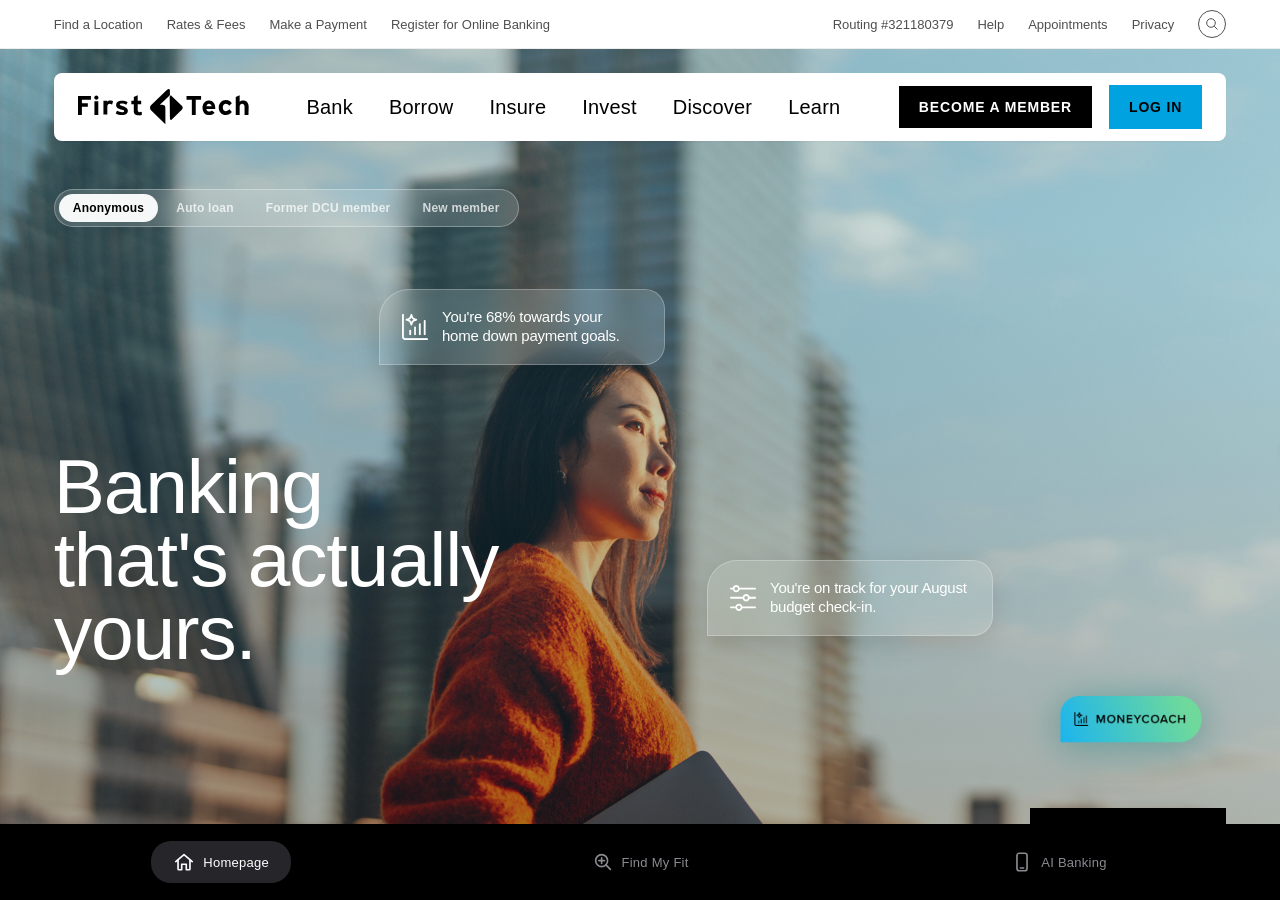
<file: index.html>
<!DOCTYPE html>
<html lang="en">
<head>
<meta charset="UTF-8">
<meta name="viewport" content="width=device-width, initial-scale=1.0">
<title>First Tech — Prototype Hub</title>
<style>
  :root {
    --nav-bg: #000000;
    --nav-height: 76px;
    --nav-active: #26262a;
    --nav-icon-inactive: #8a8a90;
    --nav-icon-active: #ffffff;
    --font-main: 'Proxima Nova', -apple-system, BlinkMacSystemFont, 'Helvetica Neue', Helvetica, Arial, sans-serif;
  }

  * { box-sizing: border-box; }

  html, body {
    margin: 0;
    height: 100%;
    font-family: var(--font-main);
    background: #fff;
    overflow: hidden;
  }

  .view-stack {
    position: absolute;
    top: 0;
    left: 0;
    right: 0;
    bottom: var(--nav-height);
  }

  .view {
    position: absolute;
    inset: 0;
    display: none;
  }

  .view.is-active {
    display: block;
  }

  .view iframe {
    width: 100%;
    height: 100%;
    border: 0;
    display: block;
  }

  .view__loading {
    position: absolute;
    inset: 0;
    display: flex;
    align-items: center;
    justify-content: center;
    color: #9a9a9a;
    font-size: 14px;
    letter-spacing: 0.02em;
  }

  .bottom-nav {
    position: fixed;
    left: 0;
    right: 0;
    bottom: 0;
    height: var(--nav-height);
    background: var(--nav-bg);
    display: flex;
    align-items: center;
    justify-content: space-around;
    padding: 0 12px;
    z-index: 100;
  }

  .nav-btn {
    appearance: none;
    background: none;
    border: none;
    cursor: pointer;
    display: flex;
    flex-direction: row;
    align-items: center;
    gap: 8px;
    padding: 10px 22px;
    border-radius: 20px;
    color: var(--nav-icon-inactive);
    font-family: inherit;
    font-size: 13px;
    letter-spacing: 0.02em;
    transition: background 0.15s ease, color 0.15s ease;
  }

  .nav-btn svg {
    stroke: var(--nav-icon-inactive);
    transition: stroke 0.15s ease;
  }

  .nav-btn.is-active {
    background: var(--nav-active);
    color: var(--nav-icon-active);
  }

  .nav-btn.is-active svg {
    stroke: var(--nav-icon-active);
  }

  .nav-btn:hover:not(.is-active) {
    color: #c7c7cc;
  }

  .nav-btn:hover:not(.is-active) svg {
    stroke: #c7c7cc;
  }
</style>
</head>
<body>

<div class="view-stack" id="viewStack">
  <div class="view is-active" data-view="site">
    <div class="view__loading">Loading…</div>
  </div>
  <div class="view" data-view="fit">
    <div class="view__loading">Loading…</div>
  </div>
  <div class="view" data-view="ai">
    <div class="view__loading">Loading…</div>
  </div>
</div>

<nav class="bottom-nav">
  <button type="button" class="nav-btn is-active" data-target="site">
    <svg width="22" height="22" viewBox="0 0 24 24" fill="none" stroke-width="1.8" stroke-linecap="round" stroke-linejoin="round"><path d="M3 11.5 12 4l9 7.5"/><path d="M5.5 10v9.5a1 1 0 0 0 1 1H9.5v-6h5v6H17.5a1 1 0 0 0 1-1V10"/></svg>
    <span>Homepage</span>
  </button>
  <button type="button" class="nav-btn" data-target="fit">
    <svg width="22" height="22" viewBox="0 0 24 24" fill="none" stroke-width="1.8" stroke-linecap="round" stroke-linejoin="round"><circle cx="10.5" cy="10.5" r="6.5"/><path d="M10.5 7.5v6M7.5 10.5h6"/><path d="M15.5 15.5 20 20"/></svg>
    <span>Find My Fit</span>
  </button>
  <button type="button" class="nav-btn" data-target="ai">
    <svg width="22" height="22" viewBox="0 0 24 24" fill="none" stroke-width="1.8" stroke-linecap="round" stroke-linejoin="round"><rect x="6.5" y="2.5" width="11" height="19" rx="2.5"/><path d="M10.25 18.5h3.5"/></svg>
    <span>AI Banking</span>
  </button>
</nav>

<script>
  var SOURCES = {
    site: 'site.html',
    fit: 'find my loan/index.html',
    ai: 'iphone-preview.html'
  };

  var views = document.querySelectorAll('.view');
  var buttons = document.querySelectorAll('.nav-btn');

  function activate(target) {
    views.forEach(function (view) {
      var isMatch = view.getAttribute('data-view') === target;
      view.classList.toggle('is-active', isMatch);
      if (isMatch && !view.querySelector('iframe')) {
        var iframe = document.createElement('iframe');
        iframe.src = SOURCES[target];
        iframe.title = target;
        view.innerHTML = '';
        view.appendChild(iframe);
      }
    });
    buttons.forEach(function (btn) {
      btn.classList.toggle('is-active', btn.getAttribute('data-target') === target);
    });
  }

  buttons.forEach(function (btn) {
    btn.addEventListener('click', function () {
      activate(btn.getAttribute('data-target'));
    });
  });

  activate('site');
</script>

</body>
</html>
</file>
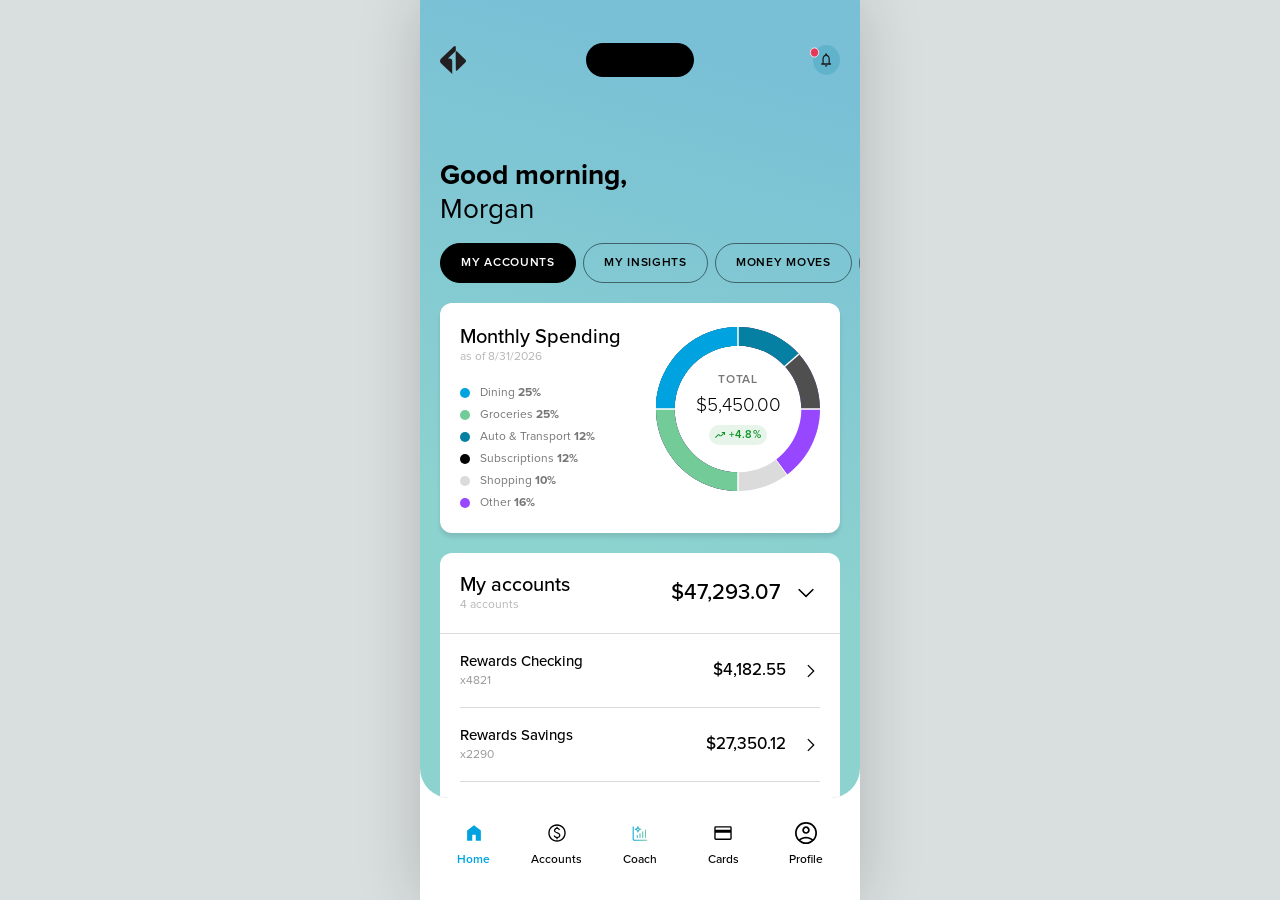
<file: ai-banking/index.html>
<!DOCTYPE html>
<html lang="en">
<head>
<meta charset="UTF-8" />
<meta name="viewport" content="width=device-width, initial-scale=1.0, viewport-fit=cover" />
<title>AI Banking — First Tech</title>
<link rel="stylesheet" href="css/styles.css" />
</head>
<body>

<div class="app-shell">
  <div class="app-gradient">

    <!-- ============ SECTION: HOME ============ -->
    <section class="app-section app-section--home is-active" data-section="home">
      <div class="app-topbar">
        <img src="assets/logo-mark.svg" alt="First Tech" class="app-topbar__logo" />
        <div class="app-topbar__island" aria-hidden="true"></div>
        <div class="app-topbar__actions">
          <button type="button" class="app-topbar__notif" aria-label="Notifications">
            <img src="assets/icon-notification.svg" alt="" />
          </button>
        </div>
      </div>

      <h1 class="app-greeting"><strong>Good morning,</strong><br />Morgan</h1>

      <div class="pill-nav" id="pillNav" role="tablist" aria-label="Account views">
        <button type="button" class="pill-nav__btn is-active" data-panel="accounts" role="tab" aria-selected="true">My accounts</button>
        <button type="button" class="pill-nav__btn" data-panel="insights" role="tab" aria-selected="false">My insights</button>
        <button type="button" class="pill-nav__btn" data-panel="moves" role="tab" aria-selected="false">Money moves</button>
        <button type="button" class="pill-nav__btn" data-panel="activity" role="tab" aria-selected="false">Recent activity</button>
      </div>

      <div class="panels-viewport">
        <div class="panels-track" id="panelsTrack">

          <!-- ============ PANEL: MY ACCOUNTS ============ -->
          <section class="panel" data-panel="accounts">
            <div class="card card--spending">
              <div class="spending__left">
                <div class="spending__title">
                  <p class="spending__heading">Monthly Spending</p>
                  <p class="spending__subtext">as of 8/31/2026</p>
                </div>
                <ul class="spending__legend">
                  <li><img src="assets/dot-dining.svg" alt="" /><span>Dining <strong>25%</strong></span></li>
                  <li><img src="assets/dot-groceries.svg" alt="" /><span>Groceries <strong>25%</strong></span></li>
                  <li><img src="assets/dot-auto.svg" alt="" /><span>Auto &amp; Transport <strong>12%</strong></span></li>
                  <li><img src="assets/dot-subscriptions.svg" alt="" /><span>Subscriptions <strong>12%</strong></span></li>
                  <li><img src="assets/dot-shopping.svg" alt="" /><span>Shopping <strong>10%</strong></span></li>
                  <li><img src="assets/dot-other.svg" alt="" /><span>Other <strong>16%</strong></span></li>
                </ul>
              </div>
              <div class="spending__chart">
                <img src="assets/chart-donut.svg" alt="Monthly spending breakdown chart" />
                <div class="spending__chart-info">
                  <p class="spending__chart-label">Total</p>
                  <p class="spending__chart-value">$5,450.00</p>
                  <div class="spending__chart-trend">
                    <img src="assets/icon-trend-up.svg" alt="" />
                    <span>+4.8%</span>
                  </div>
                </div>
              </div>
            </div>

            <div class="card card--accounts">
              <div class="accounts__header">
                <div>
                  <p class="accounts__heading">My accounts</p>
                  <p class="accounts__subtext">4 accounts</p>
                </div>
                <p class="accounts__total">$47,293.07</p>
                <button type="button" class="accounts__expand" aria-label="Expand accounts">
                  <img src="assets/chevron-down-circle.svg" alt="" />
                </button>
              </div>
              <ul class="accounts__list">
                <li class="account-row">
                  <div class="account-row__info">
                    <p class="account-row__name">Rewards Checking</p>
                    <p class="account-row__meta">x4821</p>
                  </div>
                  <p class="account-row__amount">$4,182.55</p>
                  <img src="assets/chevron-right.svg" alt="" class="account-row__chevron" />
                </li>
                <li class="account-row">
                  <div class="account-row__info">
                    <p class="account-row__name">Rewards Savings</p>
                    <p class="account-row__meta">x2290</p>
                  </div>
                  <p class="account-row__amount">$27,350.12</p>
                  <img src="assets/chevron-right.svg" alt="" class="account-row__chevron" />
                </li>
                <li class="account-row">
                  <div class="account-row__info">
                    <p class="account-row__name">Odyssey Rewards World Elite Mastercard</p>
                    <p class="account-row__meta">x4200</p>
                  </div>
                  <div class="account-row__amount-block">
                    <p class="account-row__amount">$2,140.00</p>
                    <p class="account-row__amount-label">Balance</p>
                  </div>
                  <img src="assets/chevron-right.svg" alt="" class="account-row__chevron" />
                </li>
                <li class="account-row account-row--last">
                  <div class="account-row__info">
                    <p class="account-row__name">EasyVest Growth Portfolio</p>
                    <p class="account-row__meta">x5510</p>
                  </div>
                  <p class="account-row__amount">$15,760.40</p>
                  <img src="assets/chevron-right.svg" alt="" class="account-row__chevron" />
                </li>
              </ul>
            </div>
          </section>

          <!-- ============ PANEL: MY INSIGHTS ============ -->
          <section class="panel" data-panel="insights">
            <div class="card card--feed">
              <div class="feed__header">
                <div>
                  <p class="feed__heading">My insights</p>
                  <p class="feed__subtext">4 Alerts</p>
                </div>
                <span class="ai-badge"><img src="assets/icon-chat-sparkle.svg" alt="" />AI-Powered</span>
              </div>

              <div class="insight-item">
                <div class="insight-item__top">
                  <div class="insight-item__icon"><img src="assets/icon-insight-dining.svg" alt="" /></div>
                  <span class="tag tag--neutral">Trending</span>
                </div>
                <p class="insight-item__title">Dining spend up 15% this month</p>
                <p class="insight-item__body">You've spent $342 on dining — about $45 above your usual pace. A couple fewer takeout orders would put you back on track.</p>
                <p class="insight-item__footnote">Based on your last 6 months of dining transactions</p>
              </div>

              <div class="insight-item">
                <div class="insight-item__icon insight-item__icon--ring"><img src="assets/icon-progress-ring.svg" alt="" /></div>
                <p class="insight-item__title">68% to your Home Down Payment goal</p>
                <p class="insight-item__body">At your current pace you'll reach $40,000 by next spring. Adding $150/mo would get you there about 3 months sooner.</p>
                <p class="insight-item__footnote">Projected from your current savings trajectory</p>
              </div>

              <div class="insight-item">
                <div class="insight-item__media"><img src="assets/card-mastercard.png" alt="Odyssey Rewards card" /></div>
                <p class="insight-item__title">Odyssey Rewards payment due Sep 18</p>
                <p class="insight-item__body">Minimum payment of $65 is due in a few weeks. Paying the full $2,140 avoids interest charges this cycle.</p>
                <p class="insight-item__footnote">Calculated from your current APR and statement balance</p>
                <button type="button" class="btn-outline">Schedule a payment</button>
              </div>

              <div class="insight-item">
                <div class="insight-item__top">
                  <div class="insight-item__icon insight-item__icon--tint"><img src="assets/logo-classpass.png" alt="ClassPass" /></div>
                  <span class="tag tag--green">Savings</span>
                </div>
                <p class="insight-item__title">ClassPass unused for 60+ days</p>
                <p class="insight-item__body">No check-ins detected on this subscription recently — canceling would free up $29/month.</p>
                <p class="insight-item__footnote">No matching activity found in recent transactions</p>
                <button type="button" class="btn-outline">Cancel ClassPass</button>
              </div>
            </div>
          </section>

          <!-- ============ PANEL: MONEY MOVES ============ -->
          <section class="panel" data-panel="moves">
            <div class="card card--feed">
              <div class="feed__header">
                <div>
                  <p class="feed__heading">Money moves</p>
                  <p class="feed__subtext">4 Moves</p>
                </div>
                <span class="ai-badge"><img src="assets/icon-chat-sparkle.svg" alt="" />Next Best</span>
              </div>

              <div class="move-item">
                <span class="tag tag--blue">Pre-qualify</span>
                <div class="move-item__row">
                  <p class="move-item__title">You may pre-qualify for an auto loan</p>
                  <img src="assets/chevron-right.svg" alt="" class="move-item__chevron" />
                </div>
                <p class="move-item__body">Based on your account history, a First Tech auto loan could offer a lower rate than your current Toyota Financial payment.</p>
                <p class="move-item__cta">Check your rate — no credit impact</p>
              </div>

              <div class="move-item">
                <span class="tag tag--green">On track</span>
                <div class="move-item__row">
                  <p class="move-item__title">Boost your Home Down Payment fund</p>
                  <img src="assets/chevron-right.svg" alt="" class="move-item__chevron" />
                </div>
                <p class="move-item__body">You're 68% of the way to $40,000.</p>
                <p class="move-item__cta">Reach your goal ~3 months sooner</p>
              </div>

              <div class="move-item">
                <div class="move-item__row">
                  <p class="move-item__title">Maximize card rewards</p>
                  <img src="assets/chevron-right.svg" alt="" class="move-item__chevron" />
                </div>
                <p class="move-item__body">Your dining spend this month could earn 2X points on the Odyssey Rewards card instead of your debit card.</p>
                <div class="move-item__media">
                  <img src="assets/card-mastercard.png" alt="Odyssey Rewards card" />
                  <span class="move-item__media-badge">~340 bonus points/mo</span>
                </div>
              </div>

              <div class="move-item">
                <span class="tag tag--green">On track</span>
                <div class="move-item__row">
                  <p class="move-item__title">August budget check-in</p>
                  <img src="assets/chevron-right.svg" alt="" class="move-item__chevron" />
                </div>
                <p class="move-item__body">You've used 68% of your typical monthly budget with about a third of the month left.</p>
              </div>
            </div>
          </section>

          <!-- ============ PANEL: RECENT ACTIVITY ============ -->
          <section class="panel" data-panel="activity">
            <div class="card card--feed">
              <div class="activity__header">
                <p class="feed__heading">Recent activity</p>
                <a href="#" class="activity__see-all">See all</a>
              </div>

              <div class="activity__group">
                <p class="activity__group-label">Pending <span class="activity__count">2</span></p>
                <ul class="activity__list">
                  <li class="transaction transaction--bordered">
                    <div class="transaction__icon transaction__icon--tint"><img src="assets/logo-toyota.svg" alt="" /></div>
                    <div class="transaction__info">
                      <p class="transaction__name">Toyota Financial Services</p>
                      <p class="transaction__meta">Aug 27 &nbsp; Auto Loan</p>
                    </div>
                    <p class="transaction__amount">-$412.18</p>
                  </li>
                  <li class="transaction">
                    <div class="transaction__icon"><img src="assets/icon-cart.svg" alt="" /></div>
                    <div class="transaction__info">
                      <p class="transaction__name">Marlborough Farmers Market</p>
                      <p class="transaction__meta">Aug 27 &nbsp; Groceries</p>
                    </div>
                    <p class="transaction__amount">-$64.30</p>
                  </li>
                </ul>
              </div>

              <div class="activity__group">
                <p class="activity__group-label">Posted</p>
                <ul class="activity__list">
                  <li class="transaction transaction--bordered">
                    <div class="transaction__icon"><img src="assets/icon-home-outline.svg" alt="" /></div>
                    <div class="transaction__info">
                      <p class="transaction__name">Cedar Ridge Apartments</p>
                      <p class="transaction__meta">Aug 25 &nbsp; Rent</p>
                    </div>
                    <p class="transaction__amount">-$1,850.00</p>
                  </li>
                  <li class="transaction transaction--bordered">
                    <div class="transaction__icon transaction__icon--tint transaction__icon--crop-left"><img src="assets/logo-microsoft.png" alt="" /></div>
                    <div class="transaction__info">
                      <p class="transaction__name">Payroll Deposit — Microsoft</p>
                      <p class="transaction__meta">Aug 24 &nbsp; Income</p>
                    </div>
                    <p class="transaction__amount transaction__amount--positive">+$4,250.00</p>
                  </li>
                  <li class="transaction">
                    <div class="transaction__icon"><img src="assets/icon-dining-outline.svg" alt="" /></div>
                    <div class="transaction__info">
                      <p class="transaction__name">Ember &amp; Oak Bistro</p>
                      <p class="transaction__meta">Aug 23 &nbsp; Dining</p>
                    </div>
                    <p class="transaction__amount">-$78.40</p>
                  </li>
                </ul>
              </div>

              <button type="button" class="btn-outline">See all transactions</button>
            </div>
          </section>

        </div>
      </div>
    </section>

    <!-- ============ SECTION: ACCOUNTS ============ -->
    <section class="app-section app-section--subpage" data-section="accounts">
      <div class="subpage-header">
        <div class="subpage-header__island" aria-hidden="true"></div>
        <div class="subpage-header__row">
          <button type="button" class="subpage-header__back" data-section="home" aria-label="Back to home">
            <img src="assets/chevron-left.svg" alt="" />
          </button>
          <p class="subpage-header__title">Accounts</p>
          <button type="button" class="subpage-header__settings" aria-label="Settings">
            <img src="assets/icon-settings.svg" alt="" />
          </button>
        </div>
      </div>
      <div class="section-scroll">
        <div class="card account-panel">
          <div class="account-panel__icon"><img src="assets/icon-account-balance.svg" alt="" /></div>
          <div class="account-panel__info">
            <p class="account-row__name">Rewards Checking</p>
            <p class="account-row__meta">x4821</p>
          </div>
          <p class="account-row__amount">$4,182.55</p>
        </div>

        <div class="card account-panel account-panel--stacked">
          <div class="account-panel__row">
            <div class="account-panel__icon"><img src="assets/icon-savings.svg" alt="" /></div>
            <div class="account-panel__info">
              <p class="account-row__name">Rewards Savings</p>
              <p class="account-row__meta">x2290</p>
            </div>
            <div class="account-row__amount-block">
              <p class="account-row__amount">$27,350.12</p>
              <p class="account-row__note--positive">3.00% APY</p>
            </div>
          </div>
          <p class="account-panel__note">Top 3.00% APY tier active — linked Rewards Checking met this month's $1,000 qualifying-spend requirement.</p>
        </div>

        <div class="card account-panel account-panel--stacked">
          <div class="account-panel__row">
            <div class="account-panel__icon"><img src="assets/nav-cards.svg" alt="" class="account-panel__icon-img--invert" /></div>
            <div class="account-panel__info">
              <p class="account-row__name">Odyssey Rewards World Elite Mastercard</p>
              <p class="account-row__meta">x7734</p>
            </div>
            <p class="account-row__amount">-$2,140.00</p>
          </div>
          <div class="account-panel__credit">
            <div class="account-panel__credit-row"><span>Credit Used</span><span>$2,140 / $8,000</span></div>
            <div class="account-row__progress"><div class="account-row__progress-fill" style="width: 26.75%"></div></div>
            <div class="account-panel__credit-row"><span>Min payment: $65</span><span>Due Sep 18</span></div>
          </div>
        </div>

        <div class="card account-panel">
          <div class="account-panel__icon">
            <svg width="18" height="18" viewBox="0 0 18 18" fill="none" aria-hidden="true">
              <rect x="1" y="10" width="3" height="7" rx="1" fill="white" />
              <rect x="7.5" y="5" width="3" height="12" rx="1" fill="white" />
              <rect x="14" y="1" width="3" height="16" rx="1" fill="white" />
            </svg>
          </div>
          <div class="account-panel__info">
            <p class="account-row__name">EasyVest Growth Portfolio</p>
            <p class="account-row__meta">x5510</p>
          </div>
          <p class="account-row__amount">$15,760.40</p>
        </div>

        <div class="card card--feed">
          <div class="activity__header">
            <p class="feed__heading">Recent transactions</p>
            <a href="#" class="activity__see-all">See all</a>
          </div>
          <ul class="activity__list">
            <li class="transaction transaction--bordered">
              <div class="transaction__icon transaction__icon--tint"><img src="assets/logo-toyota.svg" alt="" /></div>
              <div class="transaction__info">
                <p class="transaction__name">Toyota Financial Services</p>
                <p class="transaction__meta">Aug 27 &nbsp; Auto Loan</p>
              </div>
              <p class="transaction__amount">-$412.18</p>
            </li>
            <li class="transaction transaction--bordered">
              <div class="transaction__icon"><img src="assets/icon-cart.svg" alt="" /></div>
              <div class="transaction__info">
                <p class="transaction__name">Marlborough Farmers Market</p>
                <p class="transaction__meta">Aug 27 &nbsp; Groceries</p>
              </div>
              <p class="transaction__amount">-$64.30</p>
            </li>
            <li class="transaction transaction--bordered">
              <div class="transaction__icon"><img src="assets/icon-home-outline.svg" alt="" /></div>
              <div class="transaction__info">
                <p class="transaction__name">Cedar Ridge Apartments</p>
                <p class="transaction__meta">Aug 25 &nbsp; Rent</p>
              </div>
              <p class="transaction__amount">-$1,850.00</p>
            </li>
            <li class="transaction transaction--bordered">
              <div class="transaction__icon transaction__icon--tint transaction__icon--crop-left"><img src="assets/logo-microsoft.png" alt="" /></div>
              <div class="transaction__info">
                <p class="transaction__name">Payroll Deposit — Microsoft</p>
                <p class="transaction__meta">Aug 24 &nbsp; Income</p>
              </div>
              <p class="transaction__amount transaction__amount--positive">+$4,250.00</p>
            </li>
            <li class="transaction">
              <div class="transaction__icon"><img src="assets/icon-dining-outline.svg" alt="" /></div>
              <div class="transaction__info">
                <p class="transaction__name">Ember &amp; Oak Bistro</p>
                <p class="transaction__meta">Aug 23 &nbsp; Dining</p>
              </div>
              <p class="transaction__amount">-$78.40</p>
            </li>
          </ul>
        </div>
      </div>
    </section>

    <!-- ============ SECTION: CARDS ============ -->
    <section class="app-section app-section--subpage" data-section="cards">
      <div class="subpage-header">
        <div class="subpage-header__island" aria-hidden="true"></div>
        <div class="subpage-header__row">
          <button type="button" class="subpage-header__back" data-section="home" aria-label="Back to home">
            <img src="assets/chevron-left.svg" alt="" />
          </button>
          <p class="subpage-header__title">Cards</p>
          <button type="button" class="subpage-header__settings" aria-label="Settings">
            <img src="assets/icon-settings.svg" alt="" />
          </button>
        </div>
      </div>
      <div class="section-scroll">
        <div class="card card--wallet">
          <img src="assets/card-mastercard.png" alt="Odyssey Rewards World Elite Mastercard" class="card--wallet__art" />
          <div>
            <p class="card--wallet__name">Odyssey Rewards World Elite Mastercard</p>
            <p class="card--wallet__meta">x7734 &nbsp;&middot;&nbsp; Expires 11/29</p>
          </div>
          <div class="card--wallet__balance-row">
            <div>
              <p class="card--wallet__amount">$2,140.00</p>
              <p class="card--wallet__amount-label">Current balance</p>
            </div>
            <div class="card--wallet__amount-block">
              <p class="card--wallet__amount">$5,860.00</p>
              <p class="card--wallet__amount-label">Available credit</p>
            </div>
          </div>
          <div class="card--wallet__progress"><div class="card--wallet__progress-fill" style="width: 26.75%"></div></div>
          <div class="card--wallet__rewards">
            <p class="card--wallet__rewards-title">Rewards</p>
            <div class="card--wallet__rewards-row"><span>18,420 points</span><span>2X on dining &amp; travel</span></div>
            <p class="card--wallet__rewards-cashback">Cashback earned: <strong>$214.50</strong></p>
          </div>
          <div class="card--wallet__actions">
            <button type="button" class="btn-outline">Freeze card</button>
            <button type="button" class="btn-outline">Details</button>
            <button type="button" class="btn-primary">Make a payment</button>
          </div>
        </div>

        <div class="card card--wallet">
          <div class="card--wallet__art card--wallet__art--debit">
            <span class="card--wallet__art-top">
              <span class="card--wallet__art-label">First Tech</span>
              <span class="card--wallet__art-chip" aria-hidden="true"></span>
            </span>
            <span class="card--wallet__art-number">&bull;&bull;&bull;&bull; &bull;&bull;&bull;&bull; &bull;&bull;&bull;&bull; 4821</span>
            <span class="card--wallet__art-network">mastercard</span>
          </div>
          <div>
            <p class="card--wallet__name">Rewards Checking Debit Mastercard</p>
            <p class="card--wallet__meta">x4821 &nbsp;&middot;&nbsp; Expires 03/28</p>
          </div>
          <div class="card--wallet__daily">
            <div class="card--wallet__daily-row"><span>Daily spending</span><span>$412 / $1,500</span></div>
            <div class="card--wallet__progress"><div class="card--wallet__progress-fill" style="width: 27.5%"></div></div>
          </div>
          <div class="card--wallet__actions">
            <button type="button" class="btn-outline">Freeze card</button>
            <button type="button" class="btn-outline">Details</button>
          </div>
        </div>
      </div>
    </section>

    <!-- ============ SECTION: PROFILE ============ -->
    <section class="app-section app-section--subpage" data-section="profile">
      <div class="profile-header">
        <div class="subpage-header__island" aria-hidden="true"></div>
        <div class="profile-header__row">
          <button type="button" class="subpage-header__back" data-section="home" aria-label="Back to home">
            <img src="assets/chevron-left.svg" alt="" />
          </button>
          <button type="button" class="subpage-header__settings" aria-label="Settings">
            <img src="assets/icon-settings.svg" alt="" />
          </button>
        </div>
        <div class="profile-header__identity">
          <img src="assets/profile-photo.png" alt="Morgan Ellis" class="profile-header__photo" />
          <div>
            <p class="profile-header__name">Morgan Ellis</p>
            <p class="profile-header__meta">Premier Member &middot; Microsoft<br />Member since April 2019</p>
          </div>
        </div>
      </div>
      <div class="section-scroll">
        <div class="card credit-score-card">
          <div class="credit-score-card__top">
            <div>
              <p class="credit-score-card__label">Credit Score</p>
              <p class="credit-score-card__value">803</p>
            </div>
            <div class="credit-score-card__right">
              <span class="tag tag--green">Excellent</span>
              <p class="credit-score-card__updated">Updated Sep 2</p>
            </div>
          </div>
          <div class="credit-score-card__scale">
            <img src="assets/credit-score-scale.svg" alt="Credit score scale from 300 to 850" />
            <div class="credit-score-card__scale-labels"><span>300</span><span>850</span></div>
          </div>
        </div>

        <div class="card profile-menu">
          <a href="#" class="profile-menu__item">
            <span class="profile-menu__icon"><img src="assets/icon-account-settings.svg" alt="" /></span>
            <span class="profile-menu__label">Account Settings</span>
            <img src="assets/chevron-right.svg" alt="" class="account-row__chevron" />
          </a>
          <a href="#" class="profile-menu__item">
            <span class="profile-menu__icon"><img src="assets/icon-security.svg" alt="" /></span>
            <span class="profile-menu__label">Security &amp; Privacy</span>
            <img src="assets/chevron-right.svg" alt="" class="account-row__chevron" />
          </a>
          <a href="#" class="profile-menu__item">
            <span class="profile-menu__icon"><img src="assets/icon-notifications.svg" alt="" /></span>
            <span class="profile-menu__label">Notifications</span>
            <img src="assets/chevron-right.svg" alt="" class="account-row__chevron" />
          </a>
          <a href="#" class="profile-menu__item">
            <span class="profile-menu__icon"><img src="assets/icon-statements.svg" alt="" /></span>
            <span class="profile-menu__label">Statements &amp; Documents</span>
            <img src="assets/chevron-right.svg" alt="" class="account-row__chevron" />
          </a>
          <a href="#" class="profile-menu__item">
            <span class="profile-menu__icon"><img src="assets/icon-help.svg" alt="" /></span>
            <span class="profile-menu__label">Help &amp; Support</span>
            <img src="assets/chevron-right.svg" alt="" class="account-row__chevron" />
          </a>
          <a href="#" class="profile-menu__item profile-menu__item--last">
            <span class="profile-menu__icon"><img src="assets/icon-signout.svg" alt="" /></span>
            <span class="profile-menu__label">Sign Out</span>
            <img src="assets/chevron-right.svg" alt="" class="account-row__chevron" />
          </a>
        </div>
      </div>
    </section>

    <!-- ============ SECTION: COACH ============ -->
    <section class="app-section app-section--coach" data-section="coach">
      <div class="app-topbar app-topbar--minimal">
        <div class="app-topbar__island" aria-hidden="true"></div>
      </div>
      <div class="coach-panel">
        <div class="coach-panel__badge"><img src="assets/moneycoach-badge.png" alt="Money Coach" /></div>
        <div class="coach-panel__body" id="coachBody">
          <div class="coach-panel__greeting" id="coachGreeting">
            <h3>Good morning!</h3>
            <p>What can I help you with today? Ask about your spending, goals, or accounts.</p>
          </div>
          <div class="coach-panel__messages" id="coachMessages"></div>
          <div class="coach-panel__prompts" id="coachPrompts">
            <button type="button" class="coach-prompt">Why is my dining spend up this month?</button>
            <button type="button" class="coach-prompt">How's my Home Down Payment goal doing?</button>
            <button type="button" class="coach-prompt">How am I doing on my August budget?</button>
          </div>
        </div>
        <p class="coach-panel__disclaimer">General guidance only — not personalized financial or fiduciary advice.</p>
        <form class="coach-panel__input" id="coachForm">
          <input type="text" id="coachInput" placeholder="What can I help you with?" autocomplete="off" />
          <button type="submit" class="coach-panel__send" aria-label="Send message">
            <svg width="18" height="18" viewBox="0 0 18 18" fill="none" aria-hidden="true">
              <rect x="0" y="6" width="2" height="6" rx="1" fill="#797979" />
              <rect x="4" y="3" width="2" height="12" rx="1" fill="#797979" />
              <rect x="8" y="0" width="2" height="18" rx="1" fill="#797979" />
              <rect x="12" y="4" width="2" height="10" rx="1" fill="#797979" />
              <rect x="16" y="7" width="2" height="4" rx="1" fill="#797979" />
            </svg>
          </button>
        </form>
      </div>
    </section>

  </div>

  <nav class="app-bottom-nav">
    <button type="button" class="bottom-nav__btn is-active" data-section="home">
      <span class="bottom-nav__icon" style="--icon-src: url('../assets/nav-home.svg')"></span>
      <span>Home</span>
    </button>
    <button type="button" class="bottom-nav__btn" data-section="accounts">
      <span class="bottom-nav__icon" style="--icon-src: url('../assets/nav-accounts.svg')"></span>
      <span>Accounts</span>
    </button>
    <button type="button" class="bottom-nav__btn" data-section="coach">
      <img src="assets/nav-coach.svg" alt="" class="bottom-nav__icon-gradient" />
      <span>Coach</span>
    </button>
    <button type="button" class="bottom-nav__btn" data-section="cards">
      <span class="bottom-nav__icon" style="--icon-src: url('../assets/nav-cards.svg')"></span>
      <span>Cards</span>
    </button>
    <button type="button" class="bottom-nav__btn" data-section="profile">
      <span class="bottom-nav__icon" style="--icon-src: url('../assets/nav-profile.svg')"></span>
      <span>Profile</span>
    </button>
  </nav>
</div>

<script src="js/app.js"></script>
</body>
</html>
</file>
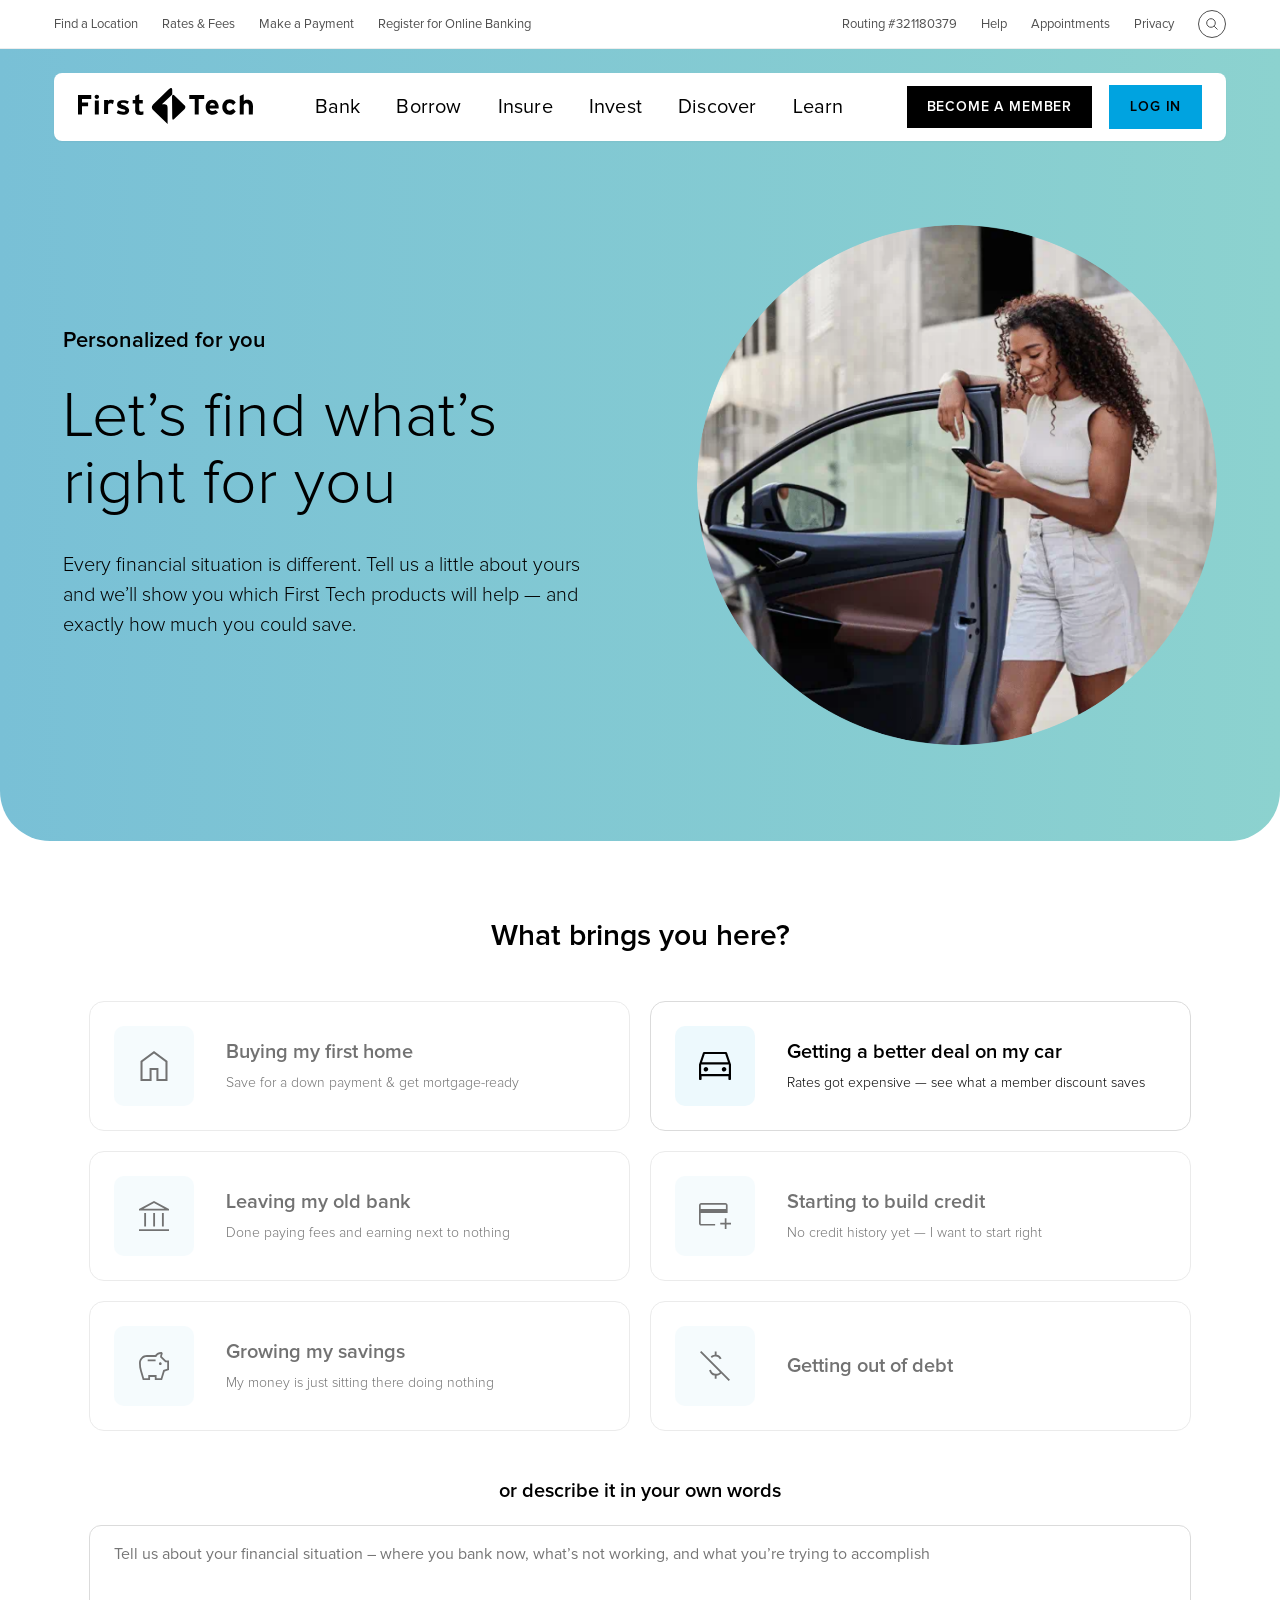
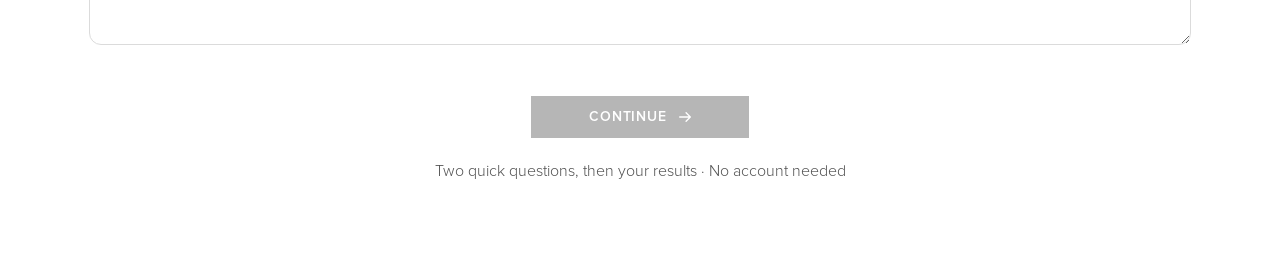
<file: find my loan/index.html>
<!DOCTYPE html>
<html lang="en">
<head>
<meta charset="UTF-8" />
<meta name="viewport" content="width=device-width, initial-scale=1.0" />
<title>Find My Loan — First Tech</title>
<link rel="stylesheet" href="css/styles.css" />
</head>
<body>
<div id="app">

  <!-- ============ SCREEN: HOME ============ -->
  <section id="screen-home" class="screen active">
    <div class="header-slot"></div>

    <div class="hero hero--home">
      <div class="hero-content">
        <div class="hero-copy">
          <p class="hero-eyebrow">Personalized for you</p>
          <h1 class="hero-title">Let&rsquo;s find what&rsquo;s<br />right for you</h1>
          <p class="hero-desc">Every financial situation is different. Tell us a little about yours and we&rsquo;ll show you which First Tech products will help — and exactly how much you could save.</p>
        </div>
      </div>
      <div class="hero-image">
        <img src="assets/Find my loan Hero.png" alt="Member checking phone next to car" />
      </div>
    </div>

    <div class="prompts">
      <h2 class="prompts-title">What brings you here?</h2>
      <div class="prompts-grid">
        <div class="prompt-card" data-disabled="true">
          <img src="assets/home.svg" alt="" class="icon-80" />
          <div class="prompt-content">
            <p class="prompt-title">Buying my first home</p>
            <p class="prompt-sub">Save for a down payment &amp; get mortgage-ready</p>
          </div>
        </div>
        <button type="button" class="prompt-card prompt-card--auto" id="auto-card" aria-pressed="false">
          <img src="assets/directions_car.svg" alt="" class="icon-80 icon-default" />
          <img src="assets/directions_car_selected.svg" alt="" class="icon-80 icon-selected" />
          <div class="prompt-content">
            <p class="prompt-title">Getting a better deal on my car</p>
            <p class="prompt-sub">Rates got expensive — see what a member discount saves</p>
          </div>
        </button>
        <div class="prompt-card" data-disabled="true">
          <img src="assets/account_balance.svg" alt="" class="icon-80" />
          <div class="prompt-content">
            <p class="prompt-title">Leaving my old bank</p>
            <p class="prompt-sub">Done paying fees and earning next to nothing</p>
          </div>
        </div>
        <div class="prompt-card" data-disabled="true">
          <img src="assets/add_card.svg" alt="" class="icon-80" />
          <div class="prompt-content">
            <p class="prompt-title">Starting to build credit</p>
            <p class="prompt-sub">No credit history yet — I want to start right</p>
          </div>
        </div>
        <div class="prompt-card" data-disabled="true">
          <img src="assets/savings.svg" alt="" class="icon-80" />
          <div class="prompt-content">
            <p class="prompt-title">Growing my savings</p>
            <p class="prompt-sub">My money is just sitting there doing nothing</p>
          </div>
        </div>
        <div class="prompt-card" data-disabled="true">
          <img src="assets/money_off.svg" alt="" class="icon-80" />
          <div class="prompt-content">
            <p class="prompt-title">Getting out of debt</p>
          </div>
        </div>
      </div>

      <div class="describe-form">
        <h3 class="describe-title">or describe it in your own words</h3>
        <textarea class="describe-field" placeholder="Tell us about your financial situation – where you bank now, what&rsquo;s not working, and what you&rsquo;re trying to accomplish"></textarea>
      </div>

      <div class="home-cta">
        <button type="button" class="btn btn--primary btn--continue" id="home-continue" disabled>
          Continue
          <img src="assets/Arrow.svg" alt="" class="btn-arrow" />
        </button>
        <p class="home-cta-note">Two quick questions, then your results · No account needed</p>
      </div>
    </div>
  </section>

  <!-- ============ SCREEN: QUESTION 1 ============ -->
  <section id="screen-q1" class="screen quiz-screen">
    <div class="header-slot"></div>
    <div class="quiz-bg">
      <div class="quiz-card">
        <button type="button" class="back-link" data-back="home">
          <img src="assets/arrow-back.svg" alt="" />
          Back
        </button>
        <div class="quiz-tracker">
          <p class="tracker-label">Step 1 of 3</p>
          <div class="tracker-bars">
            <div class="tracker-bar tracker-bar--current"></div>
            <div class="tracker-bar tracker-bar--upcoming"></div>
            <div class="tracker-bar tracker-bar--upcoming"></div>
          </div>
        </div>
        <div class="quiz-header">
          <p class="quiz-eyebrow">Just a couple quick questions</p>
          <p class="quiz-question">Are you already a First Tech member?</p>
        </div>
        <div class="quiz-options" data-next="q2">
          <button type="button" class="quiz-option">
            <span>Not yet — I&rsquo;d be new</span>
            <span class="option-arrow"><img src="assets/arrow-icon-outline.svg" alt="" class="arrow-default" /><img src="assets/arrow-icon-filled.svg" alt="" class="arrow-hover" /></span>
          </button>
          <button type="button" class="quiz-option">
            <span>Yes, but this would be a new account type for me</span>
            <span class="option-arrow"><img src="assets/arrow-icon-outline.svg" alt="" class="arrow-default" /><img src="assets/arrow-icon-filled.svg" alt="" class="arrow-hover" /></span>
          </button>
          <button type="button" class="quiz-option">
            <span>Yes, I already have something like this</span>
            <span class="option-arrow"><img src="assets/arrow-icon-outline.svg" alt="" class="arrow-default" /><img src="assets/arrow-icon-filled.svg" alt="" class="arrow-hover" /></span>
          </button>
        </div>
        <p class="quiz-footnote">Takes about 10 more seconds</p>
      </div>
    </div>
  </section>

  <!-- ============ SCREEN: QUESTION 2 ============ -->
  <section id="screen-q2" class="screen quiz-screen">
    <div class="header-slot"></div>
    <div class="quiz-bg">
      <div class="quiz-card">
        <button type="button" class="back-link" data-back="q1">
          <img src="assets/arrow-back.svg" alt="" />
          Back
        </button>
        <div class="quiz-tracker">
          <p class="tracker-label">Step 2 of 3</p>
          <div class="tracker-bars">
            <div class="tracker-bar tracker-bar--done"></div>
            <div class="tracker-bar tracker-bar--current"></div>
            <div class="tracker-bar tracker-bar--upcoming"></div>
          </div>
        </div>
        <div class="quiz-header">
          <p class="quiz-eyebrow">Just a couple quick questions</p>
          <p class="quiz-question">Do you already have a car loan?</p>
        </div>
        <div class="quiz-options" data-next="q3">
          <button type="button" class="quiz-option">
            <span>Yes, financed through a dealer or bank</span>
            <span class="option-arrow"><img src="assets/arrow-icon-outline.svg" alt="" class="arrow-default" /><img src="assets/arrow-icon-filled.svg" alt="" class="arrow-hover" /></span>
          </button>
          <button type="button" class="quiz-option">
            <span>Yes, already with First Tech</span>
            <span class="option-arrow"><img src="assets/arrow-icon-outline.svg" alt="" class="arrow-default" /><img src="assets/arrow-icon-filled.svg" alt="" class="arrow-hover" /></span>
          </button>
          <button type="button" class="quiz-option">
            <span>No — I&rsquo;m buying</span>
            <span class="option-arrow"><img src="assets/arrow-icon-outline.svg" alt="" class="arrow-default" /><img src="assets/arrow-icon-filled.svg" alt="" class="arrow-hover" /></span>
          </button>
        </div>
        <p class="quiz-footnote">Takes about 10 more seconds</p>
      </div>
    </div>
  </section>

  <!-- ============ SCREEN: QUESTION 3 (CONTACT) ============ -->
  <section id="screen-q3" class="screen quiz-screen">
    <div class="header-slot"></div>
    <div class="quiz-bg">
      <div class="quiz-card">
        <button type="button" class="back-link" data-back="q2">
          <img src="assets/arrow-back.svg" alt="" />
          Back
        </button>
        <div class="quiz-tracker">
          <p class="tracker-label">Step 3 of 3</p>
          <div class="tracker-bars">
            <div class="tracker-bar tracker-bar--done"></div>
            <div class="tracker-bar tracker-bar--done"></div>
            <div class="tracker-bar tracker-bar--current"></div>
          </div>
        </div>
        <div class="quiz-header">
          <p class="quiz-eyebrow">Last step</p>
          <p class="quiz-question">Where should we send your results</p>
          <p class="quiz-subtext">So an advisor can follow up if you want help — we won&rsquo;t call unless you ask us to.</p>
        </div>
        <form class="contact-form" id="contact-form">
          <div class="field-group">
            <label class="field-label" for="contact-name">Name *</label>
            <input class="field-input" type="text" id="contact-name" placeholder="Full Name" autocomplete="off" />
          </div>
          <div class="field-group">
            <label class="field-label" for="contact-email">Email Address *</label>
            <input class="field-input" type="email" id="contact-email" placeholder="name@email.com" autocomplete="off" />
          </div>
          <div class="field-group">
            <label class="field-label" for="contact-phone">Phone number *</label>
            <input class="field-input" type="tel" id="contact-phone" placeholder="(123) 456-7890" autocomplete="off" />
          </div>
          <div class="contact-cta">
            <button type="submit" class="btn btn--primary" id="results-submit" disabled>
              See my results
              <img src="assets/Arrow.svg" alt="" class="btn-arrow" />
            </button>
            <p class="contact-disclaimer">Membership eligibility required. We&rsquo;ll never sell your information.</p>
          </div>
        </form>
      </div>
    </div>
  </section>

  <!-- ============ SCREEN: LOADING ============ -->
  <section id="screen-loading" class="screen">
    <div class="header-slot"></div>
    <div class="loading-wrap">
      <div class="loading-logo" id="loading-logo">
        <img src="animation/1.svg" alt="" id="loading-frame" />
      </div>
      <div class="loading-copy">
        <p class="loading-title">Putting your personal plan together&hellip;</p>
        <p class="loading-sub">We&rsquo;ll only recommend products that genuinely make sense for you</p>
      </div>
    </div>
  </section>

  <!-- ============ SCREEN: RESULTS ============ -->
  <section id="screen-results" class="screen">
    <div class="header-slot"></div>

    <div class="results-hero">
      <img src="assets/Results Hero.png" alt="" class="results-hero-img" />
      <div class="results-hero-overlay"></div>
      <div class="results-hero-content">
        <p class="results-hero-eyebrow">Your Member Profile</p>
        <p class="results-hero-headline">&ldquo;Financed through the dealer and paying more interest than a relationship discount would allow.&rdquo;</p>
        <p class="results-hero-sub">Apply to refinance your auto loan and confirm<br />your 0.50% relationship discount.</p>
      </div>
      <div class="results-hero-card">
        <span class="results-hero-tag">Auto Rate Shopper</span>
        <div class="results-hero-number">
          <p class="results-hero-amount">$1,470</p>
          <p class="results-hero-amount-label">Est. Annual Benefit</p>
        </div>
      </div>
    </div>

    <div class="results-products">
      <div class="results-products-header">
        <h2 class="results-title">Recommended for you</h2>
        <p class="results-subtitle">Select the accounts you&rsquo;d like to open, or talk to a real person.</p>
      </div>
      <div class="account-count-pill" id="account-count-pill" hidden></div>

      <div class="account-cards" id="account-cards">
        <article class="account-card" data-account="auto">
          <div class="account-flag">Auto Loan</div>
          <div class="account-card-top">
            <span class="match match--green"><img src="assets/check-circle-green.svg" alt="" />97% match</span>
            <button type="button" class="account-checkbox" aria-pressed="false" aria-label="Select Auto Loan Refinance"></button>
          </div>
          <div class="account-name">
            <p class="account-product">Auto Loan Refinance</p>
            <p class="account-amount">$1,150</p>
            <p class="account-amount-label">est. interest saved vs. dealer financing</p>
          </div>
          <p class="account-desc">Refinance as low as 6.25% APR, plus a 0.50% relationship discount.</p>
          <div class="lines-divider"></div>
          <div class="account-list">
            <p class="account-list-title">Includes:</p>
            <div class="account-list-item"><img src="assets/check.svg" alt="" />Refinance rates as low as 6.25% APR</div>
            <div class="account-list-item"><img src="assets/check.svg" alt="" />0.50% discount for qualifying members</div>
            <div class="account-list-item"><img src="assets/check.svg" alt="" />Terms up to 84 months</div>
          </div>
          <div class="account-why">
            <p class="account-why-title">Why this fits you:</p>
            <p class="account-why-text">Dealer financing rarely includes a relationship discount, so the same credit profile often qualifies for less here. Refinancing can capture this savings even on a loan you already have.</p>
          </div>
        </article>

        <article class="account-card" data-account="checking">
          <div class="account-flag">Everyday Banking</div>
          <div class="account-card-top">
            <span class="match match--green"><img src="assets/check-circle-green.svg" alt="" />91% match</span>
            <button type="button" class="account-checkbox" aria-pressed="false" aria-label="Select Rewards Checking"></button>
          </div>
          <div class="account-name">
            <p class="account-product">Rewards Checking</p>
            <p class="account-amount">$120</p>
            <p class="account-amount-label">est. annual ATM fees reimbursed</p>
          </div>
          <p class="account-desc">Free autopay on your loan, plus<br />$10/month in ATM fees reimbursed.</p>
          <div class="lines-divider"></div>
          <div class="account-list">
            <p class="account-list-title">Includes:</p>
            <div class="account-list-item"><img src="assets/check.svg" alt="" />Free autopay from checking</div>
            <div class="account-list-item"><img src="assets/check.svg" alt="" />$10/month ATM fee reimbursement</div>
            <div class="account-list-item"><img src="assets/check.svg" alt="" />Real-time payment alerts</div>
          </div>
          <div class="account-why">
            <p class="account-why-title">Why this fits you:</p>
            <p class="account-why-text">Autopay from checking means your loan payment never slips. Real-time alerts also flag a missed paycheck deposit before it becomes a problem.</p>
          </div>
        </article>

        <article class="account-card" data-account="savings">
          <div class="account-flag">Savings</div>
          <div class="account-card-top">
            <span class="match match--teal"><img src="assets/check-circle-teal.svg" alt="" />87% match</span>
            <button type="button" class="account-checkbox" aria-pressed="false" aria-label="Select Rewards Savings"></button>
          </div>
          <div class="account-name">
            <p class="account-product">Rewards Savings</p>
            <p class="account-amount">$200</p>
            <p class="account-amount-label">est. annual interest on a $2,000 cushion</p>
          </div>
          <p class="account-desc">Build a maintenance and repair cushion alongside your loan.</p>
          <div class="lines-divider"></div>
          <div class="account-list">
            <p class="account-list-title">Includes:</p>
            <div class="account-list-item"><img src="assets/check.svg" alt="" />Up to 3.00% APY with qualifying checking activity</div>
            <div class="account-list-item"><img src="assets/check.svg" alt="" />No minimum balance</div>
            <div class="account-list-item"><img src="assets/check.svg" alt="" />Automatic transfers from checking</div>
          </div>
          <div class="account-why">
            <p class="account-why-title">Why this fits you:</p>
            <p class="account-why-text">A small dedicated fund covers a surprise repair without touching your loan payment. It also earns more than the same cash sitting in checking.</p>
          </div>
        </article>
      </div>

      <div class="results-calc">
        <h3>How we calculated your benefit</h3>
        <p>Combines a 0.50% relationship-based auto rate discount with ATM fee reimbursement and a small repair cushion.</p>
      </div>

      <div class="lines-divider lines-divider--wide"></div>

      <div class="advisor-tip">
        <img src="assets/Advisor Image.png" alt="" class="advisor-img" />
        <div class="advisor-copy">
          <p class="advisor-label">Advisor Tip</p>
          <p class="advisor-text">Ask about refinancing even though you already bought the car — the 0.50% relationship discount can often apply to an existing loan, not just a new purchase.</p>
        </div>
      </div>
      <p class="results-disclaimer">Illustrative estimates for design purposes only — see firsttechfed.com for current rates and terms. Membership eligibility required. Federally insured by NCUA. © 2026 First Tech Federal Credit Union.</p>
    </div>

    <div class="sticky-footer" id="sticky-footer">
      <div class="footer-accounts">
        <div class="footer-accounts-line">
          <p class="footer-accounts-main" id="footer-main-text">Select the accounts you&rsquo;d like to open, or talk to a real person.</p>
          <p class="footer-accounts-benefit" id="footer-benefit-text" hidden></p>
        </div>
        <p class="footer-accounts-sub" id="footer-sub-text"></p>
      </div>
      <div class="footer-ctas">
        <button type="button" class="start-over" id="start-over">
          <img src="assets/replay.svg" alt="" />
          Start over
        </button>
        <button type="button" class="btn btn--outline">Talk to an advisor</button>
        <button type="button" class="btn btn--accent" id="footer-cta" hidden>
          <span id="footer-cta-text">Apply</span>
          <img src="assets/Arrow.svg" alt="" class="btn-arrow btn-arrow--dark" />
        </button>
      </div>
    </div>
  </section>

</div>
<script src="js/app.js"></script>
</body>
</html>
</file>
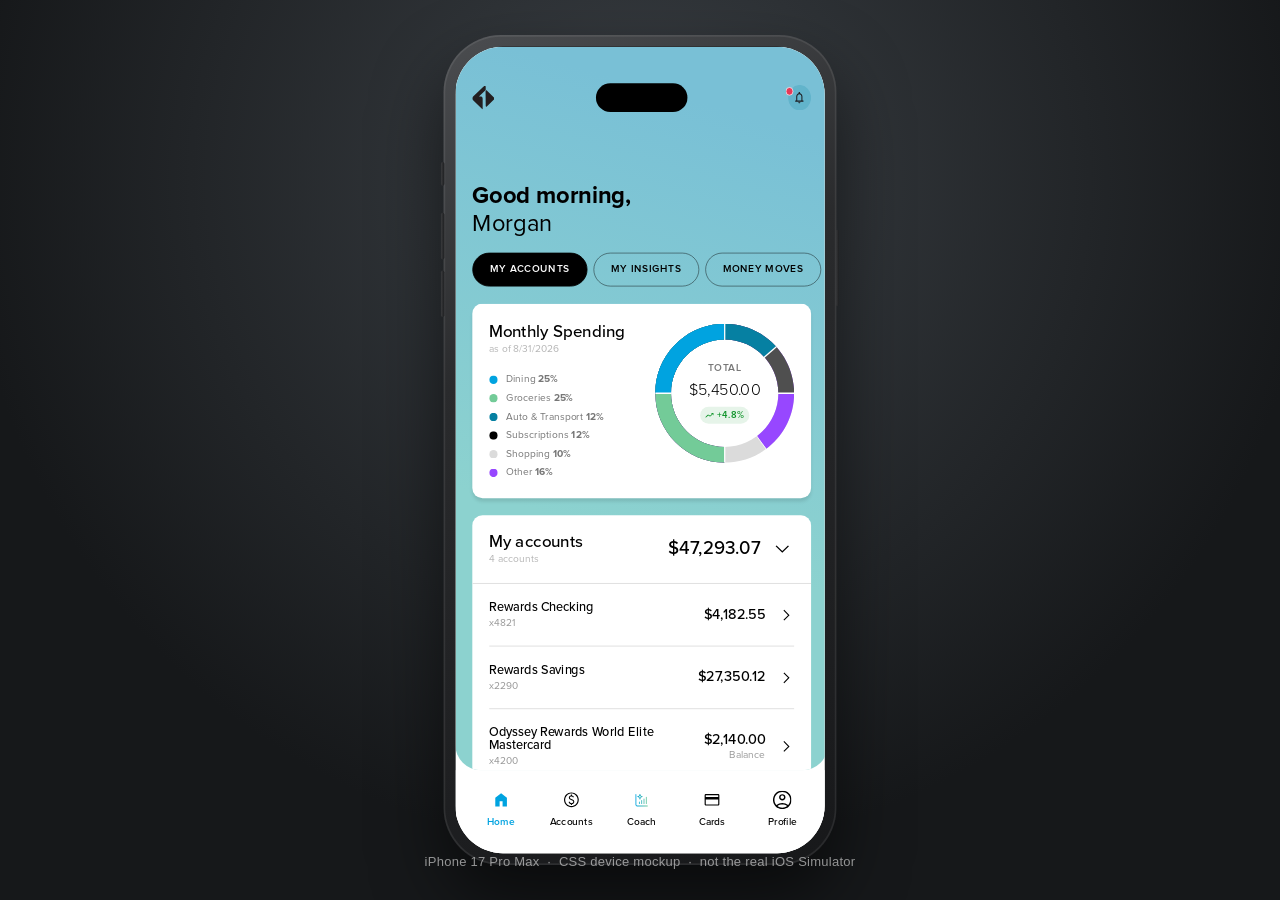
<file: iphone-preview.html>
<!DOCTYPE html>
<html lang="en">
<head>
<meta charset="UTF-8" />
<meta name="viewport" content="width=device-width, initial-scale=1.0" />
<title>AI Banking — iPhone 17 Preview</title>
<style>
  html, body {
    margin: 0;
    height: 100%;
    overflow: hidden;
    background: radial-gradient(circle at 50% 20%, #3a3f44 0%, #16181a 70%);
    font-family: -apple-system, BlinkMacSystemFont, 'Segoe UI', sans-serif;
  }

  .stage {
    width: 100vw;
    height: 100vh;
    display: flex;
    align-items: center;
    justify-content: center;
  }

  .device {
    position: relative;
    width: 464px;
    height: 980px;
    flex: none;
    padding: 14px;
    box-sizing: border-box;
    background: linear-gradient(155deg, #4b4d50 0%, #2a2b2d 35%, #17181a 100%);
    border-radius: 68px;
    box-shadow:
      0 40px 80px rgba(0, 0, 0, 0.55),
      inset 0 0 0 2px rgba(255, 255, 255, 0.08);
    transform: scale(var(--s, 1));
  }

  .device__screen {
    position: relative;
    width: 100%;
    height: 100%;
    border-radius: 56px;
    overflow: hidden;
    background: #000;
    box-shadow: inset 0 0 0 3px #000;
  }

  .device__screen iframe {
    width: 440px;
    height: 956px;
    border: 0;
    display: block;
  }

  /* Side hardware buttons */
  .btn { position: absolute; background: linear-gradient(90deg, #3a3b3d, #1d1e20); border-radius: 3px; }
  .btn--action      { left: -3px; top: 150px; width: 4px; height: 28px; }
  .btn--volume-up   { left: -3px; top: 210px; width: 4px; height: 55px; }
  .btn--volume-down { left: -3px; top: 278px; width: 4px; height: 55px; }
  .btn--power       { right: -3px; top: 230px; width: 4px; height: 90px; }

  .caption {
    position: fixed;
    bottom: 18px;
    left: 0;
    right: 0;
    text-align: center;
    color: rgba(255, 255, 255, 0.55);
    font-size: 13px;
    letter-spacing: 0.02em;
  }
</style>
</head>
<body>

<div class="stage">
  <div class="device" id="device">
    <div class="btn btn--action"></div>
    <div class="btn btn--volume-up"></div>
    <div class="btn btn--volume-down"></div>
    <div class="btn btn--power"></div>
    <div class="device__screen">
      <iframe src="ai-banking/index.html" title="AI Banking prototype"></iframe>
    </div>
  </div>
</div>

<p class="caption">iPhone 17 Pro Max &nbsp;·&nbsp; CSS device mockup &nbsp;·&nbsp; not the real iOS Simulator</p>

<script>
  function fitDevice() {
    var margin = 70;
    var scale = Math.min(
      (window.innerWidth - margin) / 464,
      (window.innerHeight - margin) / 980,
      1
    );
    document.documentElement.style.setProperty('--s', scale);
  }
  window.addEventListener('resize', fitDevice);
  fitDevice();
</script>

</body>
</html>
</file>
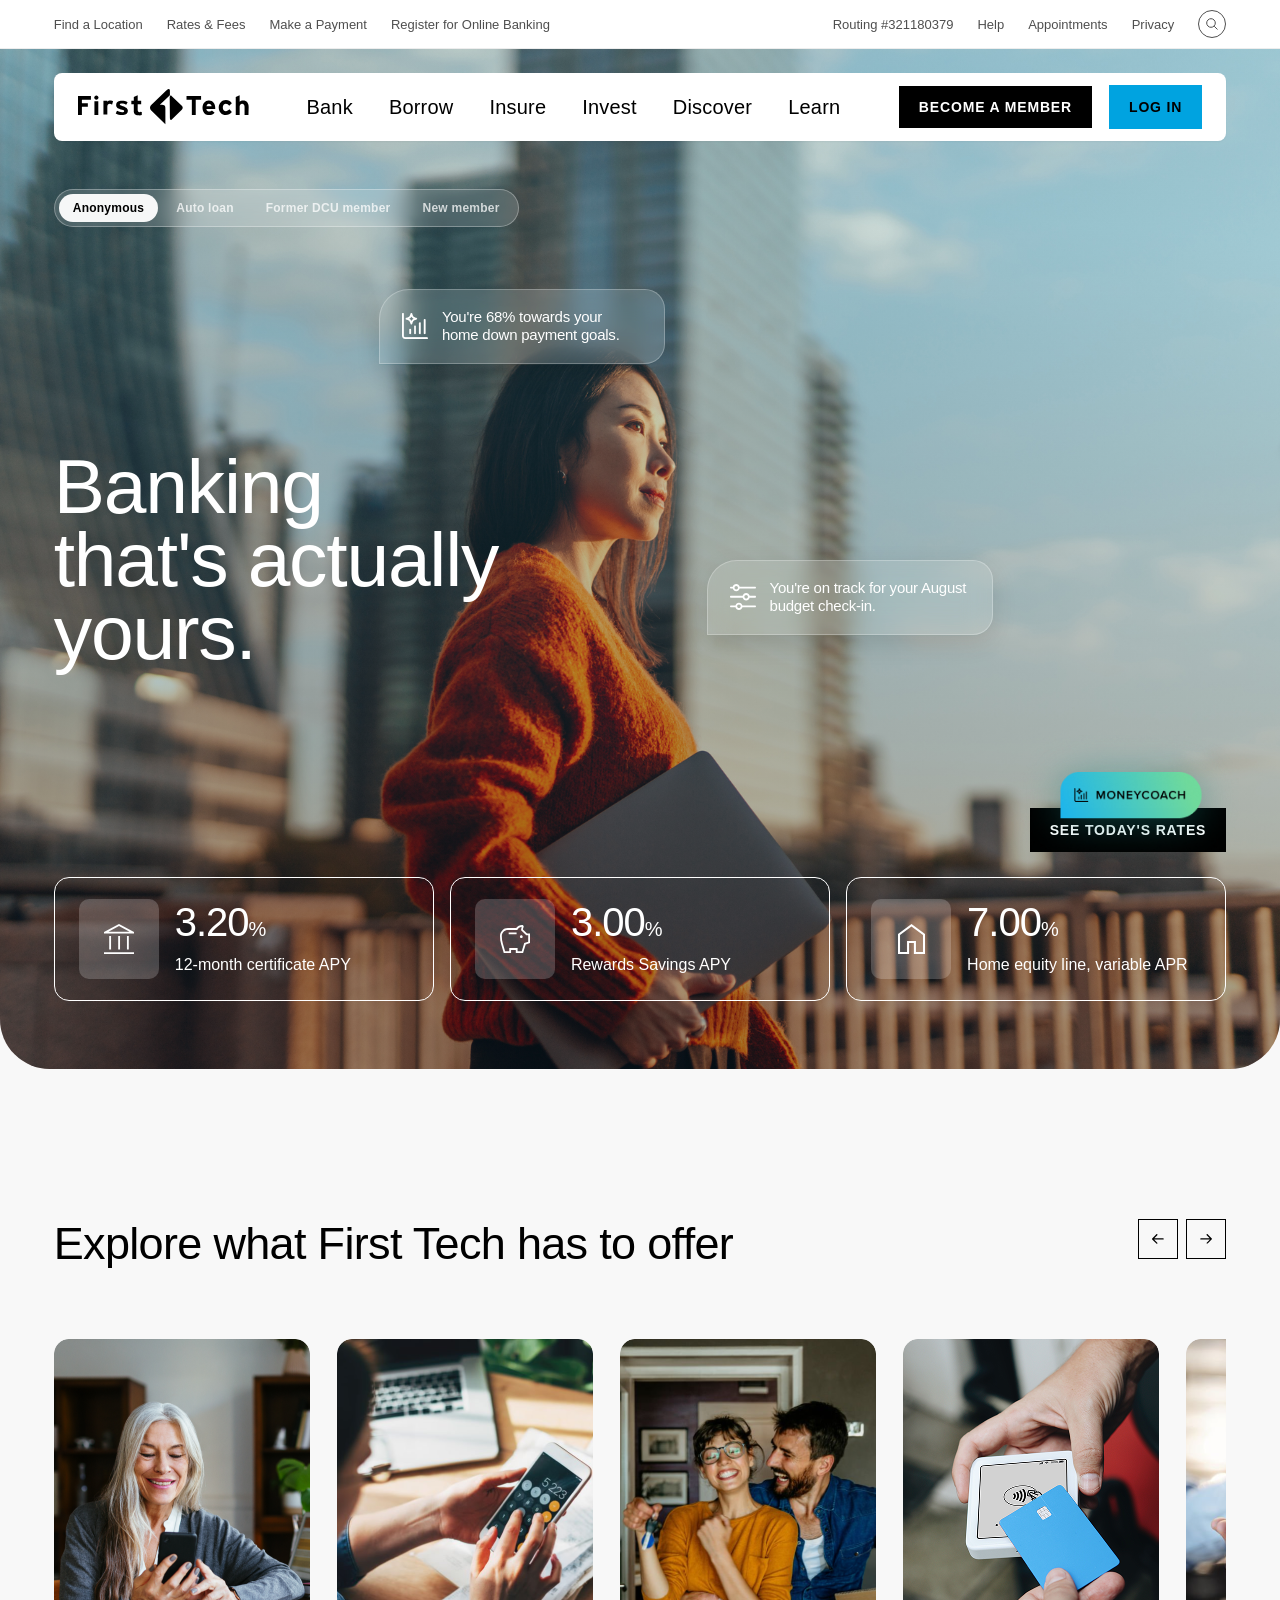
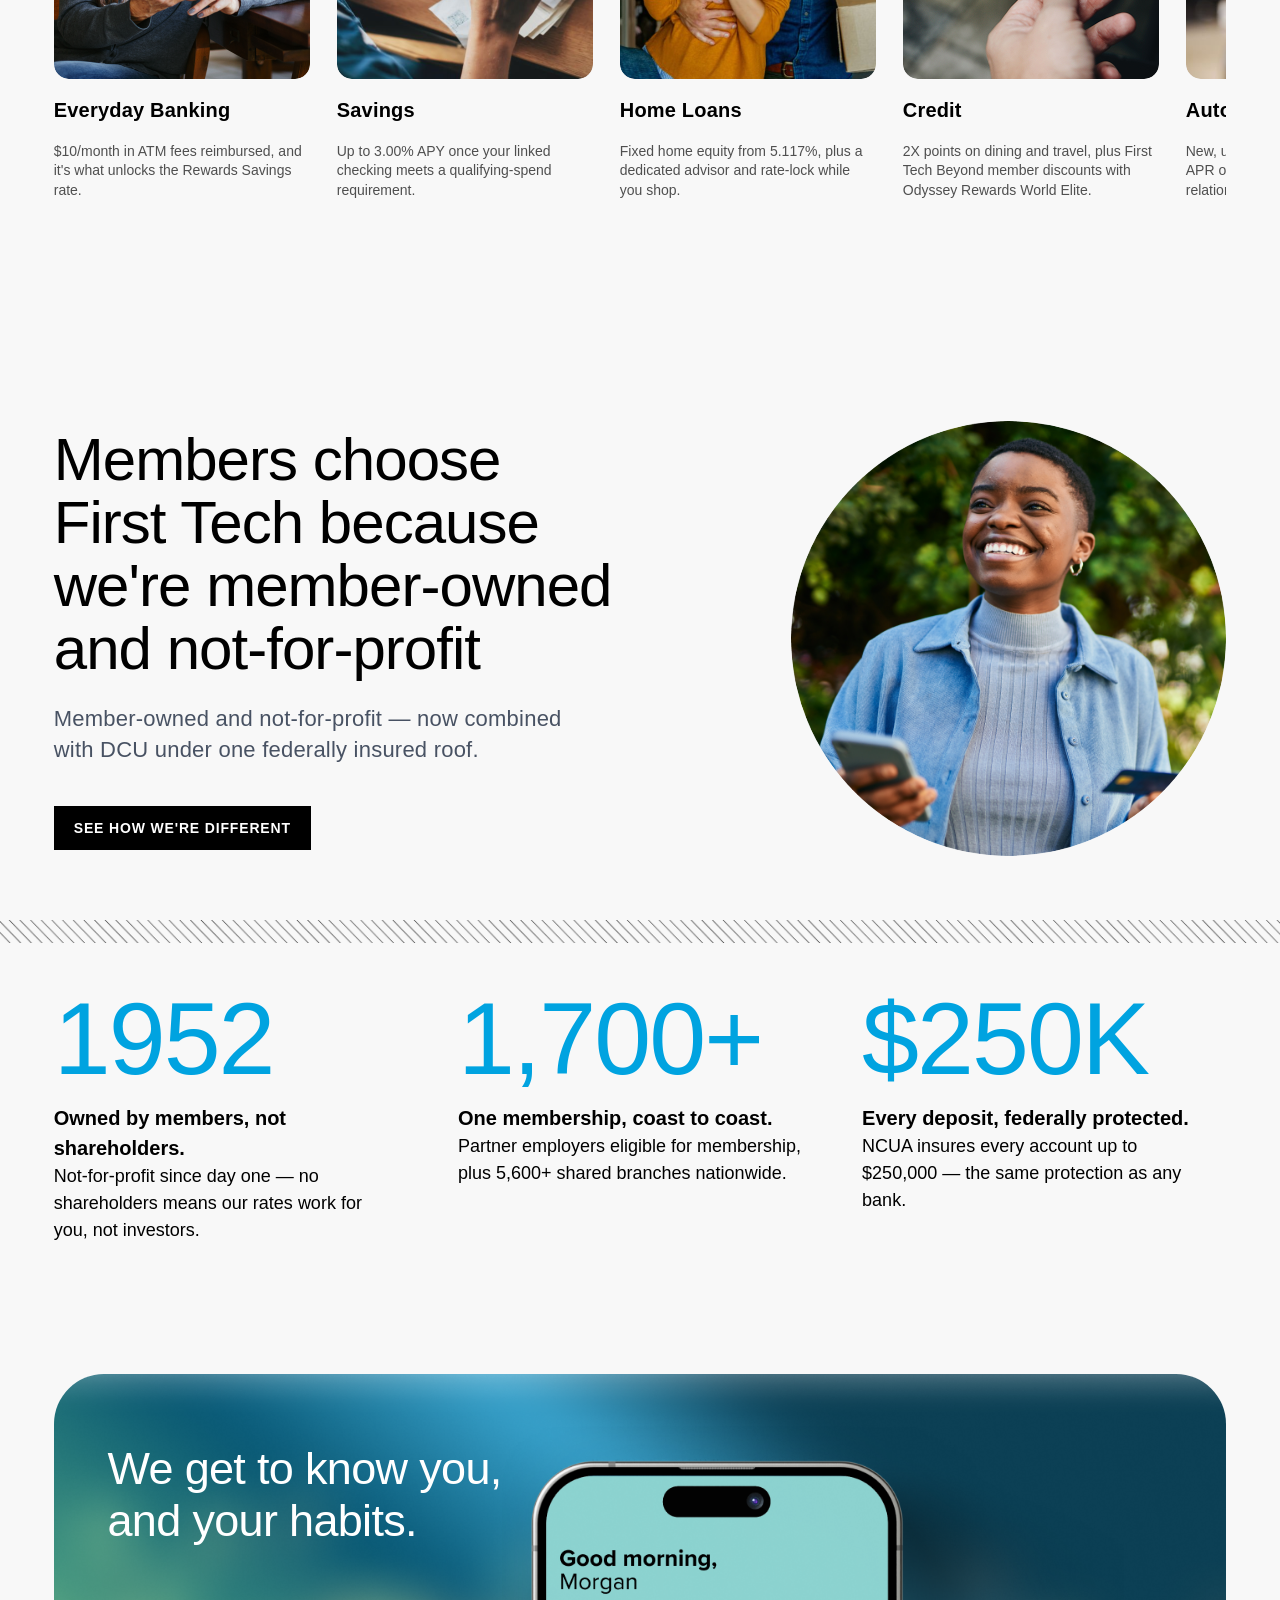
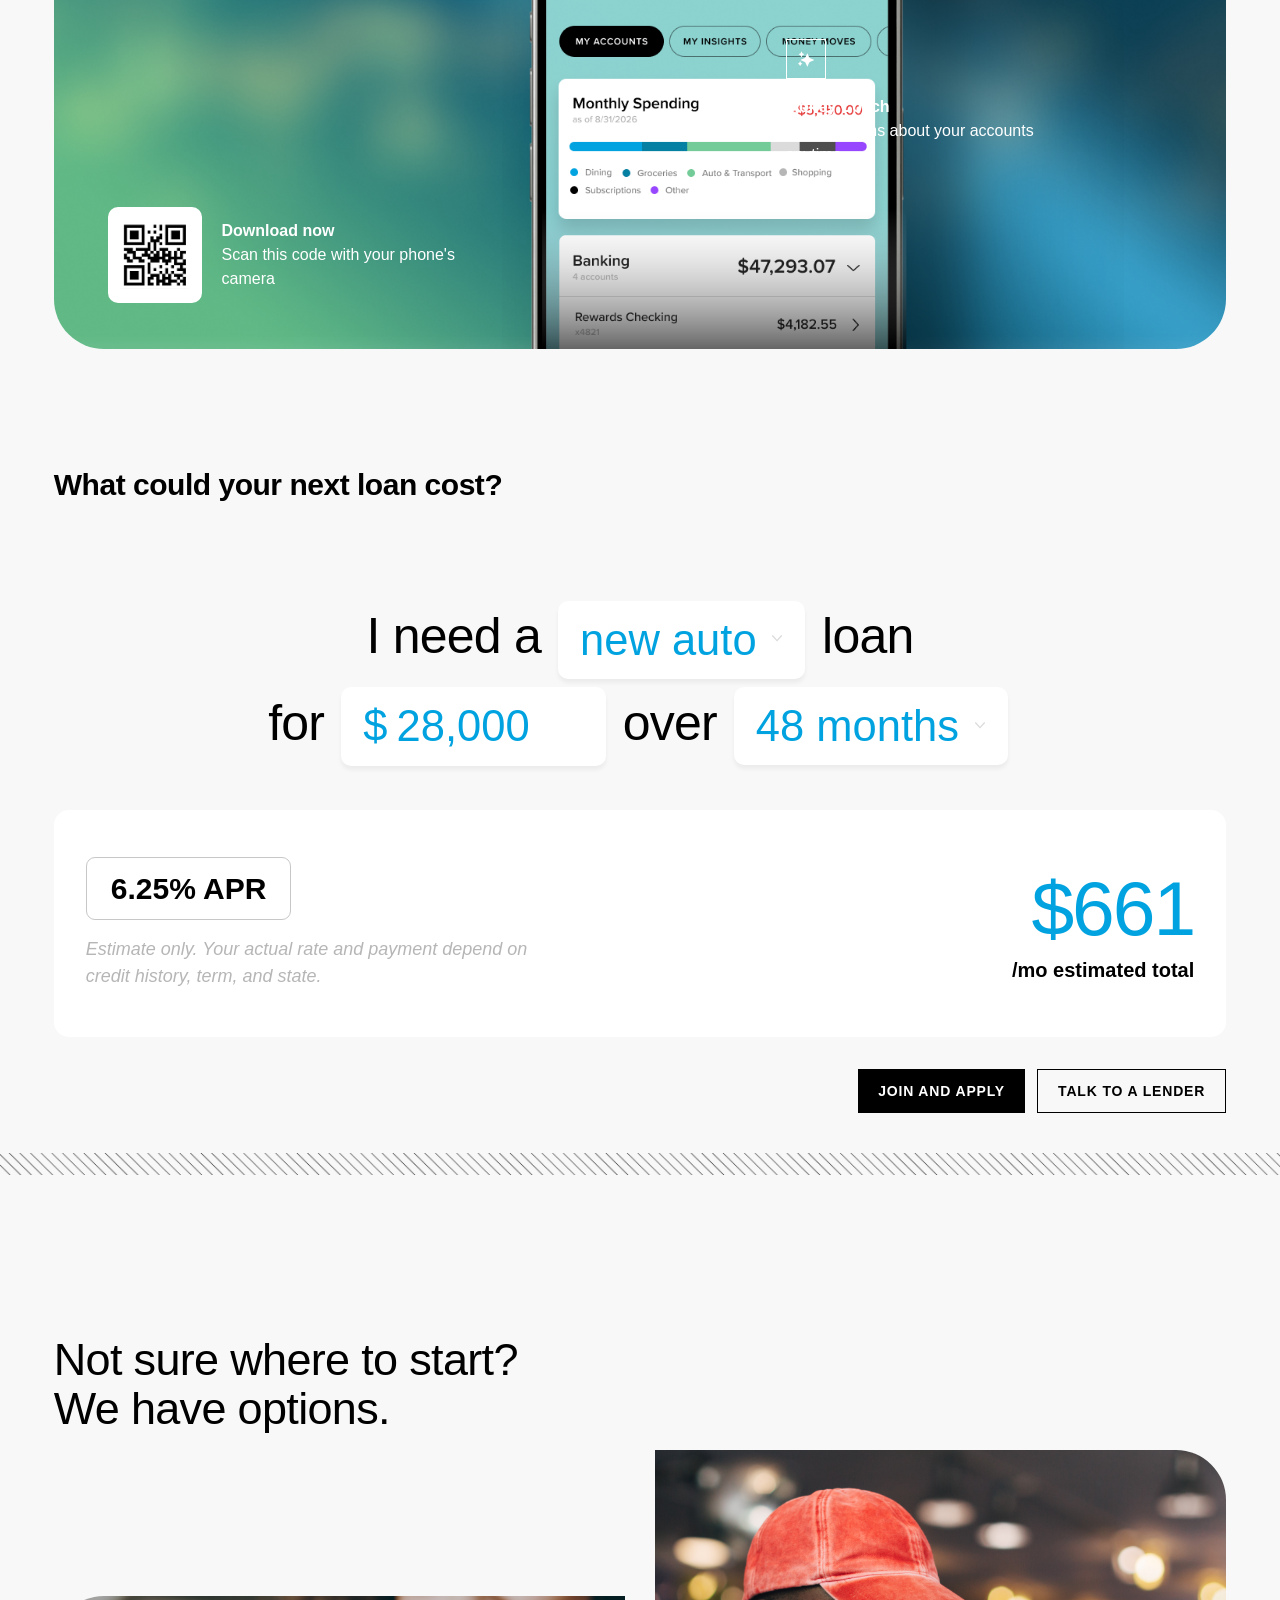
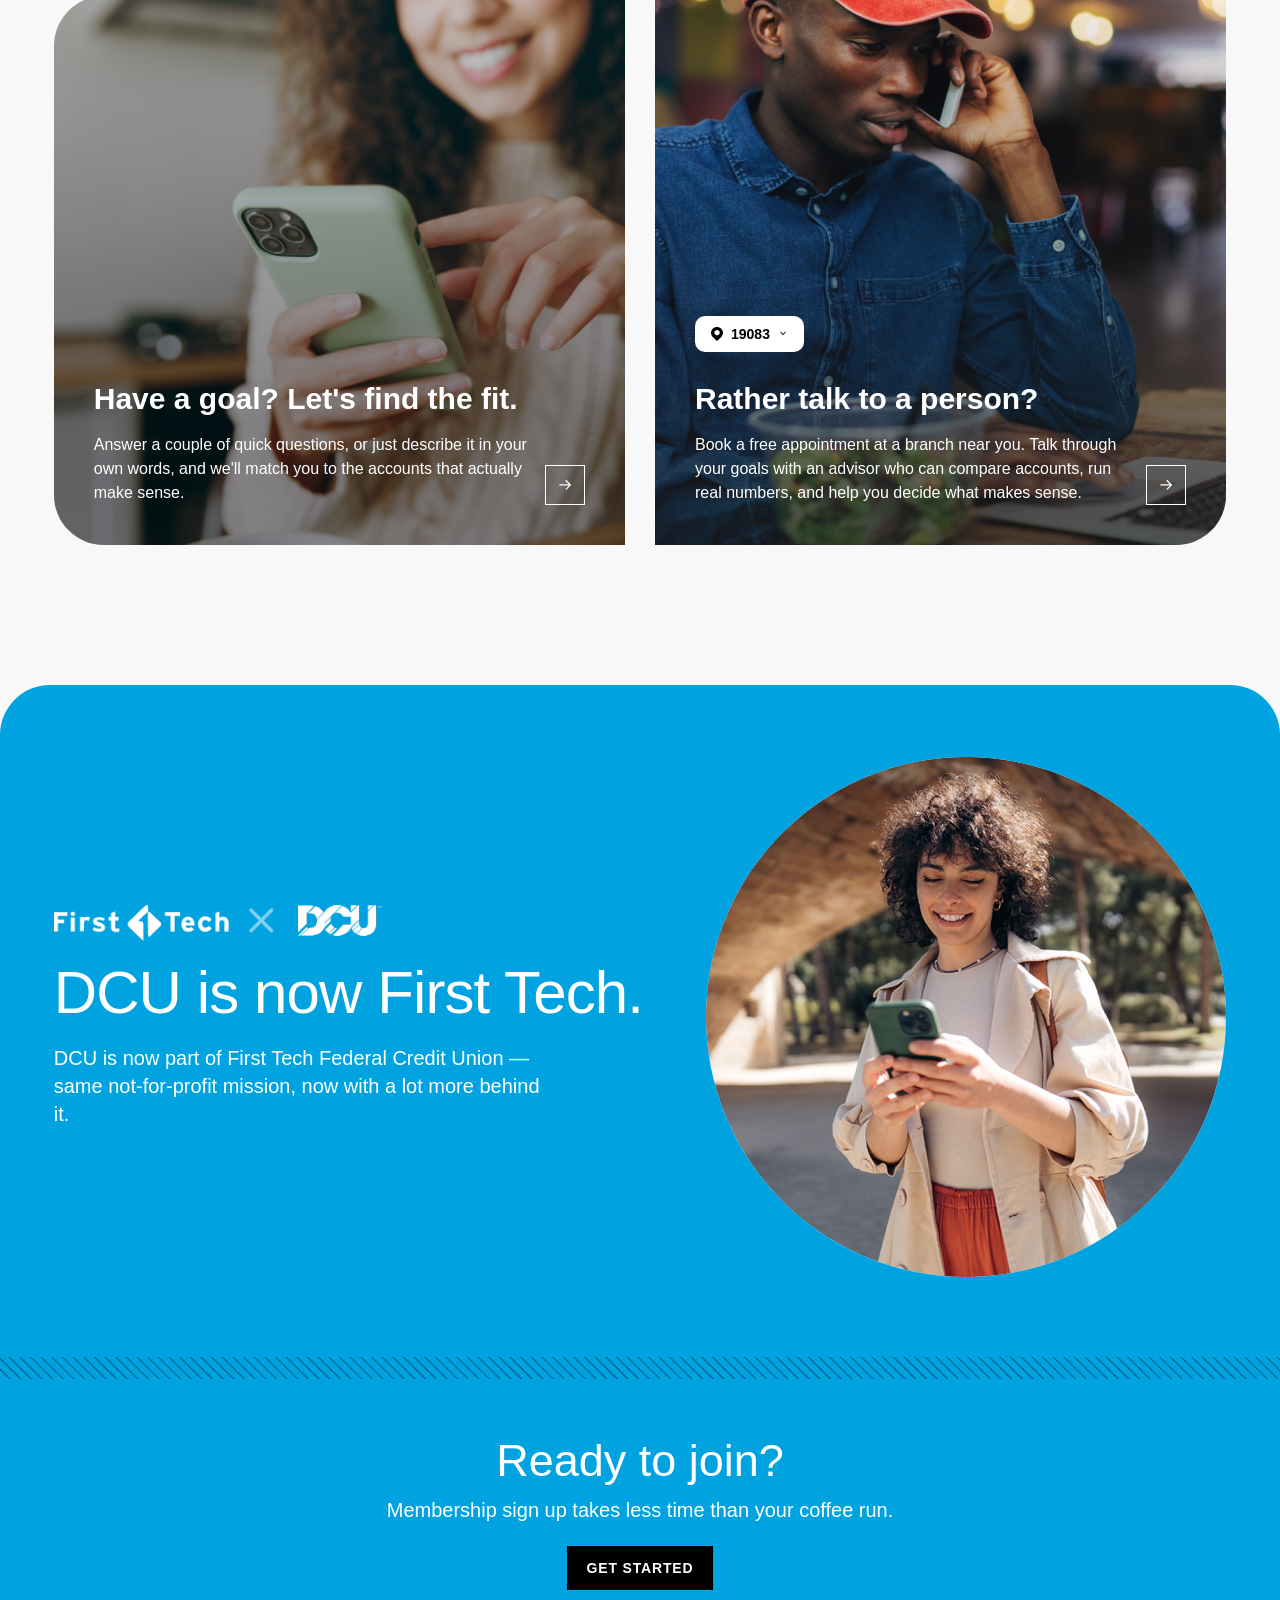
<file: site.html>
<!DOCTYPE html>
<html lang="en">
<head>
<meta charset="UTF-8">
<meta name="viewport" content="width=device-width, initial-scale=1.0">
<title>First Tech Federal Credit Union — Banking that's actually yours.</title>
<link rel="stylesheet" href="css/style.css">
</head>
<body>

<!-- Secondary utility nav -->
<div class="secondary-nav">
  <div class="secondary-nav__inner">
    <div class="secondary-nav__links secondary-nav__links--left">
      <a href="#">Find a Location</a>
      <a href="#">Rates &amp; Fees</a>
      <a href="#">Make a Payment</a>
      <a href="#">Register for Online Banking</a>
    </div>
    <div class="secondary-nav__links secondary-nav__links--right">
      <span>Routing #321180379</span>
      <a href="#">Help</a>
      <a href="#">Appointments</a>
      <a href="#">Privacy</a>
      <button class="search-btn" aria-label="Search">
        <svg width="12" height="12" viewBox="0 0 12 12" fill="none" aria-hidden="true"><circle cx="5" cy="5" r="4.3" stroke="currentColor" stroke-width="1"/><line x1="8.2" y1="8.2" x2="11.5" y2="11.5" stroke="currentColor" stroke-width="1"/></svg>
      </button>
    </div>
  </div>
</div>

<!-- Sticky primary nav -->
<div class="navbar-sticky">
  <nav class="navbar">
    <a href="#" class="navbar__logo">
      <img src="_images/icons/firsttechlogo.svg" alt="First Tech">
    </a>
    <button class="navbar__toggle" aria-label="Toggle menu" aria-expanded="false">
      <span></span><span></span><span></span>
    </button>
    <div class="navbar__links">
      <a href="#">Bank</a>
      <a href="#">Borrow</a>
      <a href="#">Insure</a>
      <a href="#">Invest</a>
      <a href="#">Discover</a>
      <a href="#">Learn</a>
    </div>
    <div class="navbar__buttons">
      <a href="#" class="btn btn--dark btn--bordered">Become a member</a>
      <a href="#" class="btn btn--accent">Log in</a>
    </div>
  </nav>
</div>

<!-- Hero -->
<header class="hero">
  <div class="hero__bg">
    <img src="_images/images/GettyImages-2133181950.jpg" alt="" class="hero__bg-img" id="heroBgImg">
    <div class="hero__gradient"></div>
  </div>

  <div class="hero__persona-toggle" id="heroPersonaToggle" role="tablist" aria-label="Preview persona">
    <button type="button" class="is-active" data-persona="anonymous" role="tab" aria-selected="true">Anonymous</button>
    <button type="button" data-persona="auto" role="tab" aria-selected="false">Auto loan</button>
    <button type="button" data-persona="dcu" role="tab" aria-selected="false">Former DCU member</button>
    <button type="button" data-persona="new" role="tab" aria-selected="false">New member</button>
  </div>

  <div class="hero__content">
    <h1 class="hero__headline" id="heroHeadline">Banking<br>that's actually yours.</h1>
  </div>

  <div class="hero__anon-extras" id="heroAnonExtras">
    <div class="hero__blurb hero__blurb--1">
      <img src="_images/icons/goals.png" alt="" class="hero__blurb-icon">
      <p>You're 68% towards your home down payment goals.</p>
    </div>
    <div class="hero__blurb hero__blurb--2">
      <img src="_images/icons/budget.svg" alt="" class="hero__blurb-icon">
      <p>You're on track for your August budget check-in.</p>
    </div>

    <a href="#" class="btn btn--dark hero__cta">See today's rates</a>
  </div>

  <div class="hero__persona-copy" id="heroPersonaCopy">
    <p id="heroPersonaText"></p>
    <a href="#" class="btn btn--accent" id="heroPersonaCta">See your estimated payment</a>
  </div>

  <div class="hero__stats">
    <div class="stat-card">
      <div class="stat-card__icon"><img src="_images/icons/account_balance.svg" alt=""></div>
      <div class="stat-card__text">
        <div class="stat-card__value"><span class="stat-card__number">3.20</span><span class="stat-card__percent">%</span></div>
        <p class="stat-card__label">12-month certificate APY</p>
      </div>
    </div>
    <div class="stat-card">
      <div class="stat-card__icon"><img src="_images/icons/savings.svg" alt=""></div>
      <div class="stat-card__text">
        <div class="stat-card__value"><span class="stat-card__number">3.00</span><span class="stat-card__percent">%</span></div>
        <p class="stat-card__label">Rewards Savings APY</p>
      </div>
    </div>
    <div class="stat-card">
      <div class="stat-card__icon"><img src="_images/icons/home.svg" alt=""></div>
      <div class="stat-card__text">
        <div class="stat-card__value"><span class="stat-card__number">7.00</span><span class="stat-card__percent">%</span></div>
        <p class="stat-card__label">Home equity line, variable APR</p>
      </div>
    </div>
  </div>
</header>

<main>

  <!-- Explore carousel -->
  <section class="section explore">
    <div class="section__header">
      <h2>Explore what First Tech has to offer</h2>
      <div class="carousel-nav">
        <button class="carousel-arrow" data-dir="-1" aria-label="Previous">
          <img src="_images/icons/Arrow.svg" alt="" class="carousel-arrow__icon carousel-arrow__icon--left">
        </button>
        <button class="carousel-arrow" data-dir="1" aria-label="Next">
          <img src="_images/icons/Arrow.svg" alt="" class="carousel-arrow__icon carousel-arrow__icon--right">
        </button>
      </div>
    </div>

    <div class="role-cards" id="roleCards">
      <article class="role-card">
        <div class="role-card__img"><img src="_images/carousel/everyday banking.png" alt="Everyday Banking"></div>
        <h3>Everyday Banking</h3>
        <p>$10/month in ATM fees reimbursed, and it's what unlocks the Rewards Savings rate.</p>
      </article>
      <article class="role-card">
        <div class="role-card__img"><img src="_images/carousel/savings.png" alt="Savings"></div>
        <h3>Savings</h3>
        <p>Up to 3.00% APY once your linked checking meets a qualifying-spend requirement.</p>
      </article>
      <article class="role-card">
        <div class="role-card__img"><img src="_images/carousel/home loan.png" alt="Home Loans"></div>
        <h3>Home Loans</h3>
        <p>Fixed home equity from 5.117%, plus a dedicated advisor and rate-lock while you shop.</p>
      </article>
      <article class="role-card">
        <div class="role-card__img"><img src="_images/carousel/credit.png" alt="Credit"></div>
        <h3>Credit</h3>
        <p>2X points on dining and travel, plus First Tech Beyond member discounts with Odyssey Rewards World Elite.</p>
      </article>
      <article class="role-card">
        <div class="role-card__img"><img src="_images/carousel/auto loans.png" alt="Auto Loans"></div>
        <h3>Auto Loans</h3>
        <p>New, used &amp; refinance rates from 6.25% APR on refinance, plus a 0.50% relationship discount.</p>
      </article>
      <article class="role-card">
        <div class="role-card__img"><img src="_images/carousel/certificate.jpg" alt="Certificates"></div>
        <h3>Certificates</h3>
        <p>Fixed rates from 2.86% to 3.44% APY depending on term — lock it in and forget it.</p>
      </article>
      <article class="role-card">
        <div class="role-card__img"><img src="_images/carousel/personal loan.jpg" alt="Personal Loan"></div>
        <h3>Personal Loan</h3>
        <p>Fixed rate from 6.99% APR, $500 to $50,000, with no prepayment penalty</p>
      </article>
      <article class="role-card">
        <div class="role-card__img"><img src="_images/carousel/easyvest.jpg" alt="EasyVest Growth Portfolio"></div>
        <h3>EasyVest Growth Portfolio</h3>
        <p>An advisor built into your membership — or talk to a human advisor at Addison Avenue.</p>
      </article>
      <article class="role-card">
        <div class="role-card__img"><img src="_images/carousel/business banking.jpg" alt="Business Banking"></div>
        <h3>Business Banking</h3>
        <p>Rewards on everyday business spend, plus discounts on Microsoft 365 and QuickBooks.</p>
      </article>
    </div>
  </section>

  <!-- Why members choose First Tech -->
  <section class="section why-us">
    <div class="why-us__top">
      <div class="why-us__left">
        <h2>Members choose<br>First Tech because we're member-owned and not-for-profit</h2>
        <p class="why-us__subcopy">Member-owned and not-for-profit — now combined with DCU under one federally insured roof.</p>
        <a href="#" class="btn btn--dark">See how we're different</a>
      </div>
      <div class="why-us__portrait">
        <img src="_images/figma-export/member-portrait.png" alt="First Tech member">
      </div>
    </div>

    <div class="why-us__lines"><img src="_images/Lines - Small.png" alt=""></div>

    <div class="stats-row">
      <div class="stat">
        <p class="stat__number">1952</p>
        <p class="stat__text"><strong>Owned by members, not shareholders.</strong><br>Not-for-profit since day one — no shareholders means our rates work for you, not investors.</p>
      </div>
      <div class="stat">
        <p class="stat__number">1,700+</p>
        <p class="stat__text"><strong>One membership, coast to coast.</strong><br>Partner employers eligible for membership, plus 5,600+ shared branches nationwide.</p>
      </div>
      <div class="stat">
        <p class="stat__number">$250K</p>
        <p class="stat__text"><strong>Every deposit, federally protected.</strong><br>NCUA insures every account up to $250,000 — the same protection as any bank.</p>
      </div>
    </div>
  </section>

  <!-- App callout -->
  <section class="section app-callout">
    <div class="app-callout__phone">
      <img src="_images/phonemockup.png" alt="First Tech mobile app" id="calloutPhoneImg">
    </div>

    <div class="app-callout__headline">
      <h2>We get to know you, and your habits.</h2>
    </div>

    <div class="app-callout__moneycoach" id="calloutFeature">
      <div class="app-callout__moneycoach-icon"><img src="_images/icons/aistars.svg" alt="" id="calloutFeatureIcon"></div>
      <p><strong id="calloutFeatureTitle">Money Coach</strong><br><span id="calloutFeatureDesc">Ask questions about your accounts anytime.</span></p>
    </div>

    <div class="app-callout__qr">
      <div class="qr-block__code"><img src="_images/icons/qrcode.png" alt="QR code to download the app"></div>
      <p><strong>Download now</strong><br>Scan this code with your phone's camera</p>
    </div>
  </section>

  <!-- Loan calculator -->
  <section class="section loan-calc">
    <h2 class="loan-calc__title">What could your next loan cost?</h2>
    <h3 class="loan-calc__sentence">
      I need a
      <select id="loanType" class="pill-select">
        <option value="new-auto" data-rate="6.25">new auto</option>
        <option value="used-auto" data-rate="6.75">used auto</option>
        <option value="refinance" data-rate="6.00">refinance</option>
      </select>
      loan<br>for
      <span class="pill-input">
        <span class="pill-input__prefix">$</span>
        <input type="text" id="loanAmount" value="28,000" inputmode="numeric">
      </span>
      over
      <select id="loanTerm" class="pill-select">
        <option value="36">36 months</option>
        <option value="48" selected>48 months</option>
        <option value="60">60 months</option>
        <option value="72">72 months</option>
      </select>
    </h3>

    <div class="loan-calc__card">
      <div class="loan-calc__rate">
        <div class="rate-box" id="rateBox">6.25% APR</div>
        <p class="loan-calc__disclaimer">Estimate only. Your actual rate and payment depend on credit history, term, and state.</p>
      </div>
      <div class="loan-calc__result">
        <p class="loan-calc__payment" id="paymentEstimate">$412</p>
        <p class="loan-calc__permo">/mo estimated total</p>
      </div>
    </div>

    <div class="loan-calc__actions">
      <a href="#" class="btn btn--dark">Join and apply</a>
      <a href="#" class="btn btn--outline-dark">Talk to a lender</a>
    </div>

    <div class="loan-calc__lines"><img src="_images/Lines - Small.png" alt=""></div>
  </section>

  <!-- Not sure where to start -->
  <section class="section find-fit">
    <div class="section__header">
      <h2>Not sure where to start?<br>We have options.</h2>
    </div>
    <div class="find-fit__panels">
      <div class="panel panel--left">
        <img src="_images/images/AdobeStock_653583830.jpeg" alt="" class="panel__bg">
        <div class="panel__gradient"></div>
        <div class="panel__content">
          <h3>Have a goal? Let's find the fit.</h3>
          <p>Answer a couple of quick questions, or just describe it in your own words, and we'll match you to the accounts that actually make sense.</p>
        </div>
        <button class="panel__arrow" aria-label="Explore goal finder">
          <img src="_images/icons/Arrow.svg" alt="" class="carousel-arrow__icon carousel-arrow__icon--right">
        </button>
      </div>
      <div class="panel panel--right">
        <img src="_images/images/AdobeStock_215904689.jpeg" alt="" class="panel__bg">
        <div class="panel__gradient panel__gradient--blue"></div>
        <div class="panel__content">
          <div class="location-bar" id="locationBar">
            <img src="_images/icons/locationpin.svg" alt="">
            <button type="button" class="location-bar__toggle" id="locationToggle" aria-haspopup="true" aria-expanded="false">
              <span id="locationValue">19083</span>
              <svg width="10" height="6" viewBox="0 0 17 16" fill="none" class="location-bar__caret" aria-hidden="true"><path d="M8.5 11 1 3l1.4-1.4L8.5 8.2l6.1-6.6L16 3z" fill="black"/></svg>
            </button>
            <form class="location-bar__menu" id="locationForm">
              <label for="locationInput" class="location-bar__label">Enter your ZIP code</label>
              <input type="text" id="locationInput" inputmode="numeric" maxlength="5" placeholder="e.g. 19083">
              <button type="submit" class="location-bar__submit">Go</button>
            </form>
          </div>
          <h3>Rather talk to a person?</h3>
          <p>Book a free appointment at a branch near you. Talk through your goals with an advisor who can compare accounts, run real numbers, and help you decide what makes sense.</p>
        </div>
        <button class="panel__arrow" aria-label="Find a branch">
          <img src="_images/icons/Arrow.svg" alt="" class="carousel-arrow__icon carousel-arrow__icon--right">
        </button>
      </div>
    </div>
  </section>

  <!-- DCU / Ready to join -->
  <section class="section dcu-banner">
    <div class="dcu-banner__top">
      <div class="dcu-banner__copy">
        <div class="dcu-banner__lockup">
          <img src="_images/logo lockup.png" alt="First Tech and DCU">
        </div>
        <h2>DCU is now First Tech.</h2>
        <p>DCU is now part of First Tech Federal Credit Union — same not-for-profit mission, now with a lot more behind it.</p>
      </div>
      <div class="dcu-banner__portrait">
        <img src="_images/figma-export/dcu-portrait.png" alt="First Tech member">
      </div>
    </div>
    <div class="dcu-banner__lines"><img src="_images/Lines - Small.png" alt=""></div>
    <div class="dcu-banner__cta">
      <h2>Ready to join?</h2>
      <p>Membership sign up takes less time than your coffee run.</p>
      <a href="#" class="btn btn--dark">Get started</a>
    </div>
  </section>

</main>

<!-- Money Coach floating chat -->
<button class="moneycoach-fab" id="moneycoachFab" aria-label="Open Money Coach chat" aria-expanded="false">
  <img src="_images/chatfloat.png" alt="Money Coach">
</button>

<div class="moneycoach-panel" id="moneycoachPanel" role="dialog" aria-label="Money Coach chat" aria-hidden="true">
  <div class="moneycoach-panel__header">
    <span class="moneycoach-panel__menu">...</span>
    <button class="moneycoach-panel__close" id="moneycoachClose" aria-label="Close Money Coach chat">
      <svg width="14" height="14" viewBox="0 0 14 14" fill="none" aria-hidden="true"><line x1="1" y1="1" x2="13" y2="13" stroke="black" stroke-width="1.4"/><line x1="13" y1="1" x2="1" y2="13" stroke="black" stroke-width="1.4"/></svg>
    </button>
  </div>

  <div class="moneycoach-panel__badge"><img src="_images/moneycoach.png" alt="Money Coach"></div>

  <div class="moneycoach-panel__body" id="moneycoachBody">
    <div class="moneycoach-panel__greeting" id="moneycoachGreeting">
      <h3>Good morning!</h3>
      <p>What can I help you today? Ask about accounts, rates, or where to start.</p>
    </div>

    <div class="moneycoach-panel__messages" id="moneycoachMessages"></div>

    <div class="moneycoach-panel__prompts" id="moneycoachPrompts">
      <button class="moneycoach-prompt">What's a good rate for a first home loan?</button>
      <button class="moneycoach-prompt">How much should I save before buying a car?</button>
      <button class="moneycoach-prompt">What's the difference between certificates or rewards savings?</button>
    </div>
  </div>

  <p class="moneycoach-panel__disclaimer">General guidance only — not personalized financial or fiduciary advice. Log in for advice based on your accounts.</p>

  <form class="moneycoach-panel__input" id="moneycoachForm">
    <input type="text" id="moneycoachInput" placeholder="What can I help you with?" autocomplete="off">
    <button type="submit" class="moneycoach-panel__send" aria-label="Send message">
      <svg width="18" height="18" viewBox="0 0 18 18" fill="none" aria-hidden="true" class="moneycoach-panel__mic">
        <rect x="0" y="6" width="2" height="6" rx="1" fill="#797979"/>
        <rect x="4" y="3" width="2" height="12" rx="1" fill="#797979"/>
        <rect x="8" y="0" width="2" height="18" rx="1" fill="#797979"/>
        <rect x="12" y="4" width="2" height="10" rx="1" fill="#797979"/>
        <rect x="16" y="7" width="2" height="4" rx="1" fill="#797979"/>
      </svg>
    </button>
  </form>
</div>

<script src="js/script.js"></script>
</body>
</html>
</file>
<file: ai-banking/css/styles.css>
/* ===================== Fonts ===================== */
@font-face {
  font-family: 'Proxima Nova';
  src: url('../fonts/Proxima Nova Light.otf') format('opentype');
  font-weight: 300;
  font-style: normal;
}
@font-face {
  font-family: 'Proxima Nova';
  src: url('../fonts/Proxima Nova Reg.otf') format('opentype');
  font-weight: 400;
  font-style: normal;
}
@font-face {
  font-family: 'Proxima Nova';
  src: url('../fonts/Proxima Nova Reg It.otf') format('opentype');
  font-weight: 400;
  font-style: italic;
}
@font-face {
  font-family: 'Proxima Nova';
  src: url('../fonts/Mark Simonson - Proxima Nova Medium.otf') format('opentype');
  font-weight: 500;
  font-style: normal;
}
@font-face {
  font-family: 'Proxima Nova';
  src: url('../fonts/Proxima Nova Sbold.otf') format('opentype');
  font-weight: 600;
  font-style: normal;
}
@font-face {
  font-family: 'Proxima Nova';
  src: url('../fonts/Proxima Nova Bold.otf') format('opentype');
  font-weight: 700;
  font-style: normal;
}

/* ===================== Tokens ===================== */
:root {
  --ft-black: #000000;
  --ft-white: #ffffff;
  --ft-teal: #0680a2;
  --ft-light-blue: #00a3e0;
  --ft-green: #73cb98;
  --ft-green-text: #0d9328;
  --ft-purple: #9747ff;
  --dark-grey: #4f4f4f;
  --medium-grey: #b6b6b6;
  --grey-999: #999999;
  --grey-777: #777777;
  --stroke: #dbdbdb;
  --lt-grey: #ededed;
  --lighter-blue: #edf9fd;
  --app-gradient: linear-gradient(16deg, #8cd2cf 34%, #79c0d6 89%);
  --font-main: 'Proxima Nova', -apple-system, BlinkMacSystemFont, 'Segoe UI', sans-serif;
}

* { box-sizing: border-box; }

html, body {
  margin: 0;
  height: 100%;
}

body {
  font-family: var(--font-main);
  color: var(--ft-black);
  background: #d9dede;
  -webkit-font-smoothing: antialiased;
}

img { max-width: 100%; display: block; }
button { font-family: inherit; cursor: pointer; background: none; border: none; padding: 0; color: inherit; }
ul { list-style: none; margin: 0; padding: 0; }
p { margin: 0; }
a { color: inherit; }

/* ===================== App shell ===================== */
.app-shell {
  max-width: 440px;
  margin: 0 auto;
  height: 100dvh;
  display: flex;
  flex-direction: column;
  background: var(--ft-white);
  position: relative;
  overflow: hidden;
}

@media (min-width: 441px) {
  .app-shell {
    box-shadow: 0 0 60px rgba(0, 0, 0, 0.18);
  }
}

.app-gradient {
  flex: 1;
  min-height: 0;
  display: flex;
  flex-direction: column;
  background: var(--lt-grey);
  border-radius: 0 0 30px 30px;
  overflow: hidden;
  position: relative;
}

/* ===================== Top bar ===================== */
.app-topbar {
  flex: none;
  display: grid;
  grid-template-columns: 1fr auto 1fr;
  align-items: center;
  padding: 43px 20px 0;
}

.app-topbar--minimal { grid-template-columns: 1fr; justify-items: center; }

.app-topbar__logo {
  width: 26px;
  height: auto;
  justify-self: start;
}

.app-topbar__island {
  justify-self: center;
  width: 108px;
  height: 34px;
  border-radius: 999px;
  background: var(--ft-black);
}

.app-topbar__actions {
  justify-self: end;
  display: flex;
  align-items: center;
  gap: 10px;
}

.app-topbar__notif img {
  width: 30px;
  height: 30px;
}

/* ===================== Sections ===================== */
.app-section {
  display: none;
  flex: 1;
  min-height: 0;
  flex-direction: column;
}

.app-section.is-active { display: flex; }

.app-section--home,
.app-section--coach {
  background: var(--app-gradient);
}

/* ===================== Subpage header (Accounts / Cards) ===================== */
.subpage-header {
  flex: none;
  position: relative;
  height: 148px;
  background: var(--app-gradient);
  border-radius: 0 0 30px 30px;
  padding: 13px 20px 0;
  display: flex;
  flex-direction: column;
  align-items: center;
}
.subpage-header__island { width: 108px; height: 34px; border-radius: 999px; background: var(--ft-black); }
.subpage-header__row {
  margin-top: 28px;
  width: 100%;
  display: flex;
  align-items: center;
  justify-content: space-between;
}
.subpage-header__back { width: 32px; height: 32px; display: flex; align-items: center; }
.subpage-header__back img { width: 9px; height: 16px; transform: scaleX(-1); }
.subpage-header__title { font-size: 16px; font-weight: 600; letter-spacing: 0.06em; text-transform: uppercase; color: var(--ft-black); }
.subpage-header__settings {
  width: 36px;
  height: 36px;
  border-radius: 999px;
  background: rgba(6, 128, 162, 0.2);
  display: flex;
  align-items: center;
  justify-content: center;
}
.subpage-header__settings img { width: 16px; height: 16px; }

.section-scroll {
  flex: 1;
  min-height: 0;
  overflow-y: auto;
  -webkit-overflow-scrolling: touch;
  padding: 20px 20px 24px;
  display: flex;
  flex-direction: column;
  gap: 20px;
}

/* ===================== Greeting ===================== */
.app-greeting {
  flex: none;
  margin: 83px 0 0;
  padding: 0 20px;
  font-size: clamp(22px, 6.5vw, 28px);
  font-weight: 400;
  line-height: 1.2;
}

.app-greeting strong { font-weight: 700; }

/* ===================== Pill nav ===================== */
.pill-nav {
  flex: none;
  display: flex;
  align-items: center;
  gap: 7px;
  padding: 16px 20px 20px;
  overflow-x: auto;
  scrollbar-width: none;
  -webkit-overflow-scrolling: touch;
}

.pill-nav::-webkit-scrollbar { display: none; }

.pill-nav__btn {
  flex: none;
  display: flex;
  align-items: center;
  justify-content: center;
  height: 40px;
  padding: 0 20px;
  gap: 12px;
  border-radius: 45px;
  border: 1px solid rgba(0, 0, 0, 0.5);
  background: transparent;
  color: var(--ft-black);
  font-family: inherit;
  font-size: 12px;
  font-weight: 600;
  line-height: 1.4;
  letter-spacing: 0.06em;
  text-transform: uppercase;
  text-align: center;
  white-space: nowrap;
  transition: background 0.15s ease, color 0.15s ease, border-color 0.15s ease;
}

.pill-nav__btn.is-active {
  background: var(--ft-black);
  border-color: var(--ft-black);
  color: var(--ft-white);
}

/* ===================== Panels / swipe ===================== */
.panels-viewport {
  flex: 1;
  min-height: 0;
  overflow: hidden;
}

.panels-track {
  display: flex;
  height: 100%;
  overflow-x: auto;
  scroll-snap-type: x mandatory;
  scrollbar-width: none;
  -webkit-overflow-scrolling: touch;
}

.panels-track::-webkit-scrollbar { display: none; }

.panel {
  flex: none;
  width: 100%;
  height: 100%;
  overflow-y: auto;
  -webkit-overflow-scrolling: touch;
  scroll-snap-align: start;
  padding: 0 20px 24px;
  display: flex;
  flex-direction: column;
  gap: 20px;
}

/* ===================== Cards (shared) ===================== */
.card {
  flex-shrink: 0;
  background: var(--ft-white);
  border-radius: 12px;
}

.tag {
  display: inline-flex;
  align-items: center;
  height: 24px;
  padding: 0 12px;
  border-radius: 999px;
  font-size: 11px;
  font-weight: 600;
  letter-spacing: 0.05em;
  text-transform: uppercase;
  align-self: flex-start;
}
.tag--neutral { background: var(--lt-grey); color: var(--dark-grey); }
.tag--green { background: rgba(13, 147, 40, 0.1); color: var(--ft-green-text); }
.tag--blue { background: var(--lighter-blue); color: var(--ft-light-blue); }

.ai-badge {
  flex: none;
  display: inline-flex;
  align-items: center;
  gap: 8px;
  height: 34px;
  padding: 0 12px;
  border-radius: 16px 30px 30px 0;
  background: linear-gradient(65deg, #1bb4ed 0%, #6fd99b 88%);
  box-shadow: 0 4px 27px rgba(35, 218, 210, 0.3);
  font-size: 12px;
  font-weight: 600;
  letter-spacing: 0.06em;
  text-transform: uppercase;
  color: var(--ft-black);
  white-space: nowrap;
}
.ai-badge img { width: 14px; height: 14px; }

.btn-outline {
  width: 100%;
  height: 44px;
  border: 0.5px solid var(--ft-black);
  display: flex;
  align-items: center;
  justify-content: center;
  font-size: 14px;
  font-weight: 600;
  letter-spacing: 0.06em;
  text-transform: uppercase;
  background: transparent;
}

/* ===================== My accounts panel ===================== */
.card--spending {
  display: flex;
  align-items: flex-start;
  justify-content: space-between;
  gap: 16px;
  padding: 24px 20px;
  box-shadow: 0 4px 4px rgba(0, 0, 0, 0.1);
}

.spending__left {
  display: flex;
  flex-direction: column;
  gap: 24px;
  min-width: 0;
}

.spending__heading { font-size: 20px; font-weight: 500; }
.spending__subtext { font-size: 12px; color: var(--medium-grey); margin-top: 4px; }

.spending__legend { display: flex; flex-direction: column; gap: 10px; }
.spending__legend li { display: flex; align-items: center; gap: 10px; font-size: 12px; color: var(--grey-777); white-space: nowrap; }
.spending__legend img { width: 10px; height: 10px; flex: none; }
.spending__legend strong { font-weight: 700; }

.spending__chart { position: relative; width: 40vw; max-width: 164px; height: 40vw; max-height: 164px; flex: none; }
.spending__chart img { width: 100%; height: 100%; }
.spending__chart-info {
  position: absolute;
  inset: 0;
  display: flex;
  flex-direction: column;
  align-items: center;
  justify-content: center;
  gap: 10px;
  text-align: center;
  padding: 0 22%;
}
.spending__chart-label { font-size: 12px; font-weight: 600; color: var(--grey-777); text-transform: uppercase; letter-spacing: 0.06em; }
.spending__chart-value { font-size: 19px; font-weight: 300; }
.spending__chart-trend {
  display: inline-flex;
  align-items: center;
  gap: 4px;
  height: 20px;
  padding: 0 6px;
  border-radius: 999px;
  background: rgba(13, 147, 40, 0.1);
}
.spending__chart-trend img { width: 10px; height: 6px; }
.spending__chart-trend span { font-size: 11px; font-weight: 600; letter-spacing: 0.04em; text-transform: uppercase; color: var(--ft-green-text); }

.card--accounts { overflow: hidden; }

.accounts__header {
  display: flex;
  align-items: center;
  gap: 11px;
  padding: 22px 20px;
  border-bottom: 1px solid var(--stroke);
}
.accounts__heading { font-size: 20px; font-weight: 500; }
.accounts__subtext { font-size: 12px; color: var(--medium-grey); margin-top: 4px; }
.accounts__total { flex: 1; text-align: right; font-size: 22px; font-weight: 500; }
.accounts__expand { flex: none; }
.accounts__expand img { width: 28px; height: 28px; transform: rotate(90deg); }

.accounts__list { padding: 0 20px 4px; }

.account-row {
  display: flex;
  align-items: center;
  gap: 16px;
  padding: 20px 0;
  border-bottom: 1px solid var(--stroke);
}
.account-row--last { border-bottom: none; }
.account-row__info { display: flex; flex-direction: column; gap: 6px; min-width: 0; }
.account-row__name { font-size: 15px; font-weight: 500; }
.account-row__meta { font-size: 12px; color: var(--grey-999); }
.account-row__amount { flex: 1; text-align: right; font-size: 17px; font-weight: 500; white-space: nowrap; }
.account-row__amount-block { flex: 1; display: flex; flex-direction: column; align-items: flex-end; gap: 4px; }
.account-row__amount-block .account-row__amount { flex: none; }
.account-row__amount-label { font-size: 12px; color: var(--grey-999); }
.account-row__chevron { width: 18px; height: 18px; flex: none; }

.account-row-wrap { border-bottom: 1px solid var(--stroke); padding: 20px 0; }
.account-row-wrap:last-child { border-bottom: none; padding-bottom: 0; }
.account-row-wrap .account-row { padding: 0; border-bottom: none; }
.account-row__note { margin-top: 8px; font-size: 12px; color: var(--grey-777); }
.account-row__note--positive { font-size: 12px; font-weight: 600; color: var(--ft-green-text); }

/* ===================== Accounts page (separate panels) ===================== */
.account-panel {
  display: flex;
  align-items: center;
  gap: 14px;
  padding: 20px;
}
.account-panel--stacked { flex-direction: column; align-items: stretch; gap: 16px; }
.account-panel__row { display: flex; align-items: center; gap: 14px; }
.account-panel__icon {
  flex: none;
  width: 44px;
  height: 44px;
  border-radius: 12px;
  background: var(--ft-teal);
  display: flex;
  align-items: center;
  justify-content: center;
}
.account-panel__icon img { width: 22px; height: 22px; }
.account-panel__icon-img--invert { filter: brightness(0) invert(1); }
.account-panel__info { flex: 1; min-width: 0; display: flex; flex-direction: column; gap: 6px; }
.account-panel .account-row__amount { flex: none; }
.account-panel .account-row__amount-block { flex: none; align-items: flex-end; }
.account-panel__note { font-size: 12px; line-height: 1.5; color: var(--grey-777); background: var(--lt-grey); border-radius: 10px; padding: 10px 12px; }
.account-panel__credit { display: flex; flex-direction: column; gap: 8px; }
.account-panel__credit-row { display: flex; justify-content: space-between; font-size: 12px; color: var(--grey-777); }
.account-panel__credit-row span:last-child { font-weight: 600; color: var(--ft-black); }
.account-row__progress { height: 6px; background: var(--lt-grey); border-radius: 999px; overflow: hidden; margin-top: 10px; }
.account-row__progress-fill { height: 100%; background: linear-gradient(90deg, var(--ft-teal), var(--ft-light-blue)); border-radius: 999px; }

/* ===================== Feed cards (insights / moves / activity) ===================== */
.card--feed {
  display: flex;
  flex-direction: column;
  gap: 16px;
  padding: 28px 20px;
}

.feed__header, .activity__header {
  display: flex;
  align-items: flex-start;
  justify-content: space-between;
  gap: 12px;
  margin-bottom: 4px;
}
.feed__heading { font-size: 19px; font-weight: 600; }
.feed__subtext { font-size: 12px; color: var(--medium-grey); margin-top: 4px; }
.activity__see-all { font-size: 15px; color: var(--ft-teal); }

.insight-item, .move-item {
  border: 1px solid var(--stroke);
  border-radius: 12px;
  padding: 22px 18px;
  display: flex;
  flex-direction: column;
  gap: 14px;
}

.insight-item__top { display: flex; align-items: flex-start; justify-content: space-between; }
.insight-item__icon { width: 40px; height: 40px; }
.insight-item__icon img { width: 100%; height: 100%; object-fit: contain; }
.insight-item__icon--ring { width: 34px; height: 34px; }
.insight-item__media { width: 74px; height: 47px; border-radius: 8px; overflow: hidden; }
.insight-item__media img { width: 100%; height: 100%; object-fit: cover; }

.insight-item__title, .move-item__title { font-size: 15px; font-weight: 600; }
.insight-item__body, .move-item__body { font-size: 14px; line-height: 20px; }
.insight-item__footnote { font-size: 12px; font-style: italic; color: var(--grey-777); }

.move-item__row { display: flex; align-items: center; justify-content: space-between; gap: 10px; }
.move-item__chevron { width: 18px; height: 18px; flex: none; }
.move-item__cta { font-size: 13px; }
.move-item__media { position: relative; border-radius: 8px; overflow: hidden; margin-top: 4px; }
.move-item__media img { width: 100%; display: block; }
.move-item__media-badge {
  position: absolute;
  top: 12px;
  left: 16px;
  background: var(--ft-black);
  color: var(--ft-white);
  font-size: 12px;
  font-weight: 600;
  letter-spacing: 0.04em;
  height: 24px;
  display: flex;
  align-items: center;
  padding: 0 10px;
}

.activity__group { display: flex; flex-direction: column; gap: 14px; }
.activity__group-label { display: flex; align-items: center; gap: 6px; font-size: 15px; font-weight: 600; }
.activity__count {
  display: inline-flex;
  align-items: center;
  justify-content: center;
  width: 16px;
  height: 16px;
  border-radius: 999px;
  background: #008331;
  color: var(--ft-white);
  font-size: 10px;
  font-weight: 600;
}

.transaction { display: flex; align-items: center; gap: 14px; padding: 16px 0; }
.transaction--bordered { border-bottom: 1px solid var(--stroke); }
.transaction__icon {
  width: 30px;
  height: 30px;
  border-radius: 4px;
  flex: none;
  overflow: hidden;
  display: flex;
  align-items: center;
  justify-content: center;
}
.transaction__icon--tint { background: var(--lighter-blue); }
.transaction__icon img { width: 100%; height: 100%; object-fit: cover; }
.transaction__icon--crop-left { background: var(--ft-white); display: block; position: relative; }
.transaction__icon--crop-left img { position: absolute; top: 0; left: 0; width: auto; height: 100%; max-width: none; }
.transaction__info { flex: 1; min-width: 0; display: flex; flex-direction: column; gap: 5px; }
.transaction__name { font-size: 15px; font-weight: 500; overflow: hidden; text-overflow: ellipsis; white-space: nowrap; }
.transaction__meta { font-size: 12px; color: var(--grey-999); }
.transaction__amount { flex: none; font-size: 15px; font-weight: 500; white-space: nowrap; }
.transaction__amount--positive { color: #008331; }

/* ===================== Bottom nav ===================== */
.app-bottom-nav {
  flex: none;
  height: 102px;
  background: var(--ft-white);
  display: flex;
  align-items: center;
  padding: 0 12px 10px;
}

.bottom-nav__btn {
  flex: 1;
  display: flex;
  flex-direction: column;
  align-items: center;
  justify-content: center;
  gap: 10px;
  cursor: pointer;
}
.bottom-nav__btn img { width: 22px; height: 22px; }
.bottom-nav__btn span { font-size: 12px; font-weight: 500; color: var(--ft-black); }
.bottom-nav__btn.is-active span { color: var(--ft-light-blue); font-weight: 600; }

.bottom-nav__icon {
  width: 22px;
  height: 22px;
  background-color: var(--ft-black);
  -webkit-mask-image: var(--icon-src);
  mask-image: var(--icon-src);
  -webkit-mask-size: contain;
  mask-size: contain;
  -webkit-mask-repeat: no-repeat;
  mask-repeat: no-repeat;
  -webkit-mask-position: center;
  mask-position: center;
}
.bottom-nav__btn.is-active .bottom-nav__icon { background-color: var(--ft-light-blue); }
.bottom-nav__icon-gradient { width: 22px; height: 22px; }

/* ===================== Buttons ===================== */
.btn-primary {
  width: 100%;
  height: 44px;
  border: none;
  display: flex;
  align-items: center;
  justify-content: center;
  font-size: 14px;
  font-weight: 600;
  letter-spacing: 0.06em;
  text-transform: uppercase;
  background: var(--ft-black);
  color: var(--ft-white);
}
.btn-primary:disabled { opacity: 0.4; }

/* ===================== Cards section ===================== */
.card--wallet {
  display: flex;
  flex-direction: column;
  gap: 20px;
  padding: 24px 20px;
}
.card--wallet__art {
  width: 100%;
  aspect-ratio: 500 / 315;
  border-radius: 12px;
  box-shadow: 0 12px 24px rgba(0, 0, 0, 0.18);
}
.card--wallet__art--debit {
  background: linear-gradient(135deg, #14181c 0%, var(--ft-teal) 100%);
  color: var(--ft-white);
  display: flex;
  flex-direction: column;
  justify-content: space-between;
  padding: 18px 20px;
}
.card--wallet__art-top { display: flex; align-items: center; justify-content: space-between; }
.card--wallet__art-label { font-size: 12px; font-weight: 700; letter-spacing: 0.06em; text-transform: uppercase; }
.card--wallet__art-chip { width: 30px; height: 22px; border-radius: 4px; background: rgba(255, 255, 255, 0.35); }
.card--wallet__art-number { font-size: 15px; letter-spacing: 0.12em; }
.card--wallet__art-network { align-self: flex-end; font-size: 13px; font-weight: 700; letter-spacing: 0.04em; text-transform: uppercase; }
.card--wallet__name { font-size: 16px; font-weight: 600; }
.card--wallet__meta { font-size: 12px; color: var(--grey-999); margin-top: 4px; }
.card--wallet__balance-row {
  display: flex;
  justify-content: space-between;
  gap: 16px;
  padding-top: 16px;
  border-top: 1px solid var(--stroke);
}
.card--wallet__amount-block { text-align: right; }
.card--wallet__amount { font-size: 18px; font-weight: 500; }
.card--wallet__amount-label { font-size: 12px; color: var(--grey-999); margin-top: 4px; }
.card--wallet__progress { height: 8px; background: var(--lt-grey); border-radius: 999px; overflow: hidden; }
.card--wallet__progress-fill { height: 100%; background: linear-gradient(90deg, var(--ft-teal), var(--ft-light-blue)); border-radius: 999px; }
.card--wallet__rewards { background: var(--lt-grey); border-radius: 10px; padding: 12px 14px; display: flex; flex-direction: column; gap: 6px; }
.card--wallet__rewards-title { font-size: 12px; font-weight: 600; }
.card--wallet__rewards-row { display: flex; justify-content: space-between; font-size: 12px; color: var(--dark-grey); }
.card--wallet__rewards-cashback { font-size: 12px; color: var(--dark-grey); }
.card--wallet__daily-row { display: flex; justify-content: space-between; font-size: 12px; margin-bottom: 8px; }
.card--wallet__actions { display: flex; gap: 12px; }
.card--wallet__actions .btn-outline, .card--wallet__actions .btn-primary { flex: 1; }

/* ===================== Profile page ===================== */
.profile-header {
  flex: none;
  position: relative;
  height: 290px;
  background: var(--app-gradient);
  border-radius: 0 0 30px 30px;
  padding: 13px 20px 0;
  display: flex;
  flex-direction: column;
  align-items: center;
}
.profile-header__row { margin-top: 28px; width: 100%; display: flex; align-items: center; justify-content: space-between; }
.profile-header__identity { margin-top: 20px; display: flex; flex-direction: column; align-items: center; gap: 16px; text-align: center; }
.profile-header__photo { width: 80px; height: 80px; border-radius: 999px; }
.profile-header__name { font-size: 26px; color: var(--ft-black); }
.profile-header__meta { font-size: 12px; color: var(--dark-grey); line-height: 1.5; margin-top: 8px; }

.credit-score-card {
  background: var(--lighter-blue);
  border: 1px solid rgba(0, 163, 224, 0.2);
  padding: 24px 20px;
  display: flex;
  flex-direction: column;
  gap: 24px;
}
.credit-score-card__top { display: flex; justify-content: space-between; gap: 16px; }
.credit-score-card__label { font-size: 16px; font-weight: 600; margin-bottom: 12px; }
.credit-score-card__value { font-size: 28px; font-weight: 500; }
.credit-score-card__right { display: flex; flex-direction: column; align-items: flex-end; gap: 12px; }
.credit-score-card__updated { font-size: 12px; color: var(--medium-grey); }
.credit-score-card__scale img { width: 100%; display: block; }
.credit-score-card__scale-labels { display: flex; justify-content: space-between; font-size: 13px; color: var(--dark-grey); margin-top: 12px; }

.profile-menu__item {
  display: flex;
  align-items: center;
  gap: 16px;
  padding: 16px 20px;
  border-bottom: 1px solid var(--lt-grey);
  color: var(--ft-black);
  text-decoration: none;
}
.profile-menu__item--last { border-bottom: none; }
.profile-menu__icon { width: 32px; height: 32px; flex: none; display: flex; align-items: center; justify-content: center; }
.profile-menu__icon img { width: 100%; height: 100%; }
.profile-menu__label { flex: 1; font-size: 16px; font-weight: 500; }

/* ===================== Coach section (Money Coach styles) ===================== */
.coach-panel {
  flex: 1;
  min-height: 0;
  display: flex;
  flex-direction: column;
  margin: 20px 20px 24px;
  padding: 24px 20px;
  border-radius: 20px;
  background:
    linear-gradient(17deg, rgba(121, 192, 214, 0.12) 0%, rgba(140, 210, 207, 0.12) 60%),
    var(--ft-white);
}
.coach-panel__badge { display: flex; justify-content: center; margin: 0 0 20px; flex-shrink: 0; }
.coach-panel__badge img { width: 140px; height: auto; filter: drop-shadow(0 0 20px rgba(140, 210, 207, 0.5)); }
.coach-panel__body { flex: 1; min-height: 0; overflow-y: auto; display: flex; flex-direction: column; }
.coach-panel__greeting { text-align: center; padding: 0 8px; margin-bottom: 20px; flex-shrink: 0; }
.coach-panel__greeting h3 { font-weight: 700; font-size: 20px; margin: 0 0 8px; }
.coach-panel__greeting p { font-size: 14px; line-height: 1.4; color: var(--grey-777); }
.coach-panel__prompts { display: flex; flex-direction: column; gap: 10px; flex-shrink: 0; }
.coach-prompt {
  background: var(--ft-white);
  border: 1px solid var(--stroke);
  border-radius: 15px 15px 0 15px;
  box-shadow: 0 4px 2px rgba(0, 0, 0, 0.05);
  padding: 12px 16px;
  font-family: inherit;
  font-size: 13px;
  line-height: 1.3;
  text-align: left;
  color: var(--ft-black);
}
.coach-prompt:hover { background: #f4fffe; }
.coach-panel__messages { display: flex; flex-direction: column; gap: 20px; flex-shrink: 0; }
.coach-panel__messages:not(:empty) { margin-bottom: 12px; }
.coach-msg { font-size: 14px; line-height: 1.4; }
.coach-msg--user {
  align-self: flex-end;
  max-width: 85%;
  padding: 12px 16px;
  background: var(--ft-light-blue);
  color: var(--ft-white);
  border-radius: 15px 15px 0 15px;
}
.coach-msg--bot { align-self: stretch; color: var(--ft-black); }
.coach-msg--bot p { margin: 0 0 8px; }
.coach-msg--bot p:last-child { margin-bottom: 0; }
.coach-msg--typing { opacity: 0.5; }
.coach-panel__disclaimer {
  text-align: center;
  font-size: 11px;
  line-height: 1.5;
  color: var(--grey-777);
  padding: 12px 8px 0;
  flex-shrink: 0;
}
.coach-panel__input {
  display: flex;
  align-items: center;
  gap: 10px;
  background: var(--lt-grey);
  border-radius: 30px;
  padding: 12px 18px;
  margin-top: 14px;
  flex-shrink: 0;
}
.coach-panel__input input {
  flex: 1;
  border: none;
  outline: none;
  background: none;
  font: inherit;
  font-size: 15px;
  color: var(--ft-black);
}
.coach-panel__input input::placeholder { color: #797979; }
.coach-panel__send { background: none; border: none; padding: 0; display: flex; align-items: center; flex-shrink: 0; }
</file>
<file: find my loan/css/styles.css>
/* ===================== Fonts ===================== */
@font-face {
  font-family: 'Proxima Nova';
  src: url('../fonts/Proxima Nova Thin.otf') format('opentype');
  font-weight: 200;
  font-style: normal;
}
@font-face {
  font-family: 'Proxima Nova';
  src: url('../fonts/Proxima Nova Thin It.otf') format('opentype');
  font-weight: 200;
  font-style: italic;
}
@font-face {
  font-family: 'Proxima Nova';
  src: url('../fonts/Proxima Nova Light.otf') format('opentype');
  font-weight: 300;
  font-style: normal;
}
@font-face {
  font-family: 'Proxima Nova';
  src: url('../fonts/Proxima Nova Light It.otf') format('opentype');
  font-weight: 300;
  font-style: italic;
}
@font-face {
  font-family: 'Proxima Nova';
  src: url('../fonts/Proxima Nova Reg.otf') format('opentype');
  font-weight: 400;
  font-style: normal;
}
@font-face {
  font-family: 'Proxima Nova';
  src: url('../fonts/Proxima Nova Reg It.otf') format('opentype');
  font-weight: 400;
  font-style: italic;
}
@font-face {
  font-family: 'Proxima Nova';
  src: url('../fonts/Mark Simonson - Proxima Nova Medium.otf') format('opentype');
  font-weight: 500;
  font-style: normal;
}
@font-face {
  font-family: 'Proxima Nova';
  src: url('../fonts/Proxima Nova Sbold.otf') format('opentype');
  font-weight: 600;
  font-style: normal;
}
@font-face {
  font-family: 'Proxima Nova';
  src: url('../fonts/Proxima Nova Sbold It.otf') format('opentype');
  font-weight: 600;
  font-style: italic;
}
@font-face {
  font-family: 'Proxima Nova';
  src: url('../fonts/Proxima Nova Bold.otf') format('opentype');
  font-weight: 700;
  font-style: normal;
}
@font-face {
  font-family: 'Proxima Nova';
  src: url('../fonts/Proxima Nova Bold It.otf') format('opentype');
  font-weight: 700;
  font-style: italic;
}
@font-face {
  font-family: 'Proxima Nova';
  src: url('../fonts/Proxima Nova Black.otf') format('opentype');
  font-weight: 900;
  font-style: normal;
}

/* ===================== Tokens ===================== */
:root {
  --ft-black: #000000;
  --ft-white: #ffffff;
  --ft-teal: #0680a2;
  --ft-light-blue: #00a3e0;
  --ft-green: #73cb98;
  --ft-green-text: #0d9328;
  --dark-grey: #4f4f4f;
  --medium-grey: #b6b6b6;
  --stroke: #dbdbdb;
  --lt-grey: #ededed;
  --lighter-blue: #edf9fd;
  --hero-gradient: linear-gradient(90deg, #79c0d6 0%, #8cd2cf 100%);
  --tip-gradient: linear-gradient(69.6deg, #00a3e0 58.77%, #73cb98 99.97%);
  --container-x: clamp(20px, 4.2vw, 63px);

  color-scheme: light;
}

* {
  box-sizing: border-box;
}

html, body {
  margin: 0;
  padding: 0;
}

body {
  font-family: 'Proxima Nova', -apple-system, BlinkMacSystemFont, 'Segoe UI', sans-serif;
  color: var(--ft-black);
  background: var(--ft-white);
  -webkit-font-smoothing: antialiased;
}

img {
  max-width: none;
}

button {
  font-family: inherit;
  cursor: pointer;
  background: none;
  border: none;
  padding: 0;
  color: inherit;
}

input, textarea {
  font-family: inherit;
}

/* ===================== Screen switching ===================== */
.screen {
  display: none;
  min-height: 100vh;
  background: var(--ft-white);
}
.screen.active {
  display: block;
}

/* ===================== Shared header ===================== */
.secondary-nav {
  background: var(--ft-white);
  border-bottom: 1px solid var(--lt-grey);
  padding: 10px var(--container-x);
  position: relative;
  z-index: 30;
}
.secondary-nav-inner {
  display: flex;
  align-items: center;
  justify-content: space-between;
  gap: 24px;
  flex-wrap: wrap;
}
.secondary-nav-left,
.secondary-nav-right {
  display: flex;
  align-items: center;
  gap: 24px;
  color: var(--dark-grey);
  font-size: 13px;
  flex-wrap: wrap;
}
.secondary-nav-left a,
.secondary-nav-right a { color: var(--dark-grey); text-decoration: none; }
.secondary-nav-left a:hover,
.secondary-nav-right a:hover { color: var(--ft-black); }
.secondary-search {
  width: 28px;
  height: 28px;
  border-radius: 999px;
  border: 1px solid var(--dark-grey);
  display: flex;
  align-items: center;
  justify-content: center;
  color: var(--dark-grey);
  flex-shrink: 0;
}

@media (max-width: 900px) {
  .secondary-nav-left { display: none; }
}

.navbar-sticky {
  position: relative;
  z-index: 100;
  padding: 24px var(--container-x) 0;
  margin-bottom: -92px; /* pulls the hero/background up underneath so the pill floats over it */
}
.main-nav {
  position: relative;
  background: var(--ft-white);
  border-radius: 8px;
  display: flex;
  align-items: center;
  justify-content: space-between;
  padding: 12px 24px;
  gap: 16px;
  flex-wrap: wrap;
  box-shadow: 0 1px 2px rgba(0, 0, 0, 0.04);
}
.main-nav-logo img {
  height: 36px;
  width: auto;
}
.main-nav-toggle { display: none; flex-direction: column; gap: 4px; width: 26px; }
.main-nav-toggle span { height: 2px; background: var(--ft-black); display: block; }
.main-nav-links {
  display: flex;
  align-items: center;
  gap: 36px;
}
.main-nav-links a {
  font-size: 20px;
  color: var(--ft-black);
  text-decoration: none;
  letter-spacing: 0.2px;
}
.main-nav-links a:hover { color: var(--ft-light-blue); }
.main-nav-buttons {
  display: flex;
  align-items: center;
  gap: 16px;
}
.main-nav-buttons .btn { height: 44px; font-size: 14px; }

@media (max-width: 860px) {
  .main-nav-toggle { display: flex; }
  .main-nav-links, .main-nav-buttons { display: none; width: 100%; }
  .main-nav.is-open .main-nav-links,
  .main-nav.is-open .main-nav-buttons {
    display: flex;
    flex-direction: column;
    align-items: flex-start;
    padding-top: 12px;
  }
  .main-nav.is-open .main-nav-buttons { flex-direction: row; }
}

/* ===================== Buttons ===================== */
.btn {
  display: inline-flex;
  align-items: center;
  justify-content: center;
  gap: 12px;
  height: 44px;
  padding: 0 20px;
  font-size: 14px;
  font-weight: 600;
  letter-spacing: 0.84px;
  text-transform: uppercase;
  text-decoration: none;
  white-space: nowrap;
  border: 0.5px solid var(--ft-white);
  transition: background-color 0.15s ease, opacity 0.15s ease;
}
.btn--dark {
  background: var(--ft-black);
  color: var(--ft-white);
}
.btn--light {
  background: var(--ft-light-blue);
  color: var(--ft-black);
  border-color: transparent;
}
.btn--primary {
  background: var(--medium-grey);
  color: var(--ft-white);
  width: 220px;
  border-radius: 0;
}
.btn--primary:not(:disabled) {
  background: var(--ft-black);
  cursor: pointer;
}
.btn--primary:disabled {
  cursor: not-allowed;
}
.btn--outline {
  background: transparent;
  border: 1px solid var(--ft-black);
  color: var(--ft-black);
  border-radius: 0;
}
.btn--accent {
  background: var(--ft-light-blue);
  color: var(--ft-black);
  border-radius: 0;
  padding: 0 24px;
}
.btn-arrow {
  width: 12px;
  height: auto;
}
.btn-arrow--dark {
  filter: brightness(0);
}

/* ===================== Home: Hero ===================== */
.hero--home {
  position: relative;
  margin: 0;
  border-radius: 0 0 50px 50px;
  background: var(--hero-gradient);
  display: flex;
  align-items: center;
  justify-content: space-between;
  gap: 40px;
  padding: 176px 63px 96px;
  overflow: hidden;
}
.hero-content {
  display: flex;
  flex-direction: column;
  gap: 80px;
  max-width: 640px;
}
.hero-copy {
  display: flex;
  flex-direction: column;
  gap: 32px;
}
.hero-eyebrow {
  font-size: 22px;
  font-weight: 600;
  margin: 0;
}
.hero-title {
  font-size: 64px;
  font-weight: 300;
  line-height: 1.05;
  margin: 0;
}
.hero-desc {
  font-size: 20px;
  font-weight: 300;
  line-height: 1.5;
  margin: 0;
  max-width: 525px;
}
.hero-benefits {
  display: flex;
  gap: 30px;
}
.hero-benefit {
  display: flex;
  flex-direction: column;
  gap: 20px;
  width: 220px;
  color: #0f4b64;
}
.hero-benefit-title {
  font-size: 18px;
  font-weight: 600;
  margin: 0;
}
.hero-benefit-sub {
  font-size: 14px;
  font-weight: 400;
  margin: 0;
}
.icon-24 { width: 24px; height: 24px; }
.hero-image {
  flex-shrink: 0;
  width: 520px;
  height: 520px;
  border-radius: 50%;
  overflow: hidden;
}
.hero-image img {
  width: 100%;
  height: 100%;
  object-fit: cover;
}

/* ===================== Home: Prompts ===================== */
.prompts {
  max-width: 1150px;
  margin: 0 auto;
  padding: 80px 24px 96px;
  display: flex;
  flex-direction: column;
  align-items: center;
  gap: 50px;
}
.prompts-title {
  font-size: 30px;
  font-weight: 600;
  text-align: center;
  margin: 0;
}
.prompts-grid {
  display: grid;
  grid-template-columns: repeat(2, 1fr);
  gap: 20px;
  width: 100%;
}
.prompt-card {
  display: flex;
  align-items: center;
  gap: 32px;
  padding: 24px;
  border: 1.5px solid var(--stroke);
  border-radius: 15px;
  background: var(--ft-white);
  text-align: left;
  width: 100%;
  font-family: inherit;
}
.prompt-card[data-disabled="true"] {
  cursor: default;
  opacity: 0.55;
}
.prompt-card--auto {
  cursor: pointer;
}
.prompt-card--auto:hover {
  border-color: var(--ft-black);
}
.prompt-card--auto[aria-pressed="true"] {
  border: 2px solid var(--ft-black);
  box-shadow: 0 4px 2px rgba(0, 0, 0, 0.1);
  padding: 23px; /* offset for 2px border so layout doesn't jump */
}
.icon-80 {
  width: 80px;
  height: 80px;
  flex-shrink: 0;
}
.icon-selected { display: none; }
.prompt-card--auto[aria-pressed="true"] .icon-default { display: none; }
.prompt-card--auto[aria-pressed="true"] .icon-selected { display: block; }
.prompt-content {
  display: flex;
  flex-direction: column;
  gap: 12px;
}
.prompt-title {
  font-size: 20px;
  font-weight: 600;
  margin: 0;
  line-height: 1.1;
}
.prompt-sub {
  font-size: 14px;
  font-weight: 300;
  margin: 0;
  line-height: 1.2;
}

.describe-form {
  width: 100%;
  display: flex;
  flex-direction: column;
  gap: 24px;
}
.describe-title {
  font-size: 20px;
  font-weight: 600;
  text-align: center;
  margin: 0;
}
.describe-field {
  width: 100%;
  min-height: 120px;
  border: 1px solid var(--stroke);
  border-radius: 12px;
  padding: 20px 24px;
  font-size: 16px;
  color: var(--dark-grey);
  resize: vertical;
}
.describe-field:focus {
  outline: 2px solid var(--ft-light-blue);
}

.home-cta {
  display: flex;
  flex-direction: column;
  align-items: center;
  gap: 24px;
}
.home-cta-note {
  font-size: 16px;
  font-weight: 300;
  color: var(--dark-grey);
  margin: 0;
}

/* ===================== Quiz screens ===================== */
.quiz-bg {
  background: var(--hero-gradient);
  min-height: calc(100vh - 49px);
  display: flex;
  align-items: center;
  justify-content: center;
  padding: 172px 24px 64px;
}
.quiz-card {
  background: var(--ft-white);
  border-radius: 50px;
  padding: 48px 72px 64px;
  width: 100%;
  max-width: 822px;
  display: flex;
  flex-direction: column;
  gap: 16px;
}
.back-link {
  display: inline-flex;
  align-items: center;
  gap: 6px;
  font-size: 16px;
  color: var(--dark-grey);
  align-self: flex-start;
}
.back-link img {
  width: 6px;
  height: 10px;
}
.quiz-tracker {
  display: flex;
  flex-direction: column;
  align-items: center;
  gap: 24px;
  margin-top: 24px;
}
.tracker-label {
  font-size: 14px;
  font-weight: 700;
  letter-spacing: 1.4px;
  text-transform: uppercase;
  color: var(--dark-grey);
  margin: 0;
}
.tracker-bars {
  display: flex;
  gap: 20px;
  width: 100%;
}
.tracker-bar {
  height: 4px;
  flex: 1;
  border-radius: 2px;
  background: var(--medium-grey);
}
.tracker-bar--done {
  background: var(--ft-light-blue);
}
.tracker-bar--current {
  background: linear-gradient(90deg, var(--ft-light-blue), var(--ft-green));
}
.quiz-header {
  display: flex;
  flex-direction: column;
  gap: 24px;
  text-align: center;
  margin-top: 16px;
}
.quiz-eyebrow {
  font-size: 20px;
  font-weight: 400;
  margin: 0;
}
.quiz-question {
  font-size: 30px;
  font-weight: 600;
  margin: 0;
}
.quiz-subtext {
  font-size: 16px;
  font-weight: 300;
  color: var(--dark-grey);
  margin: 0;
}
.quiz-options {
  display: flex;
  flex-direction: column;
  gap: 20px;
  margin-top: 24px;
}
.quiz-option {
  display: flex;
  align-items: center;
  justify-content: space-between;
  height: 94px;
  padding: 0 24px;
  border: 1.5px solid var(--stroke);
  border-radius: 15px;
  background: var(--ft-white);
  font-size: 20px;
  font-weight: 300;
  text-align: left;
  width: 100%;
  transition: border-color 0.12s ease;
}
.quiz-option .arrow-hover { display: none; }
.quiz-option:hover,
.quiz-option:focus-visible {
  border: 2px solid var(--ft-black);
  box-shadow: 0 4px 2px rgba(0, 0, 0, 0.1);
  font-weight: 700;
  padding: 0 23px;
}
.quiz-option:hover .arrow-default,
.quiz-option:focus-visible .arrow-default { display: none; }
.quiz-option:hover .arrow-hover,
.quiz-option:focus-visible .arrow-hover { display: block; }
.option-arrow img {
  width: 40px;
  height: 40px;
  display: block;
}
.quiz-footnote {
  font-size: 16px;
  font-weight: 300;
  color: var(--dark-grey);
  text-align: center;
  margin: 16px 0 0;
}

/* Contact form (Step 3) */
.contact-form {
  display: flex;
  flex-direction: column;
  gap: 32px;
  margin-top: 8px;
}
.field-group {
  display: flex;
  flex-direction: column;
  gap: 12px;
}
.field-label {
  font-size: 20px;
  font-weight: 600;
}
.field-input {
  height: 60px;
  border: 1px solid var(--stroke);
  border-radius: 12px;
  padding: 0 16px;
  font-size: 16px;
  width: 100%;
}
.field-input::placeholder {
  color: var(--medium-grey);
}
.field-input:focus {
  outline: 2px solid var(--ft-light-blue);
}
.contact-cta {
  display: flex;
  flex-direction: column;
  align-items: center;
  gap: 24px;
  margin: 8px auto 0;
}
.contact-disclaimer {
  font-size: 16px;
  font-weight: 300;
  color: var(--dark-grey);
  text-align: center;
  margin: 0;
}

/* ===================== Loading screen ===================== */
.loading-wrap {
  display: flex;
  flex-direction: column;
  align-items: center;
  justify-content: center;
  gap: 40px;
  padding: 140px 24px;
  text-align: center;
}
.loading-logo img {
  width: 160px;
  height: 160px;
}
.loading-copy {
  display: flex;
  flex-direction: column;
  gap: 12px;
}
.loading-title {
  font-size: 30px;
  font-weight: 600;
  margin: 0;
}
.loading-sub {
  font-size: 16px;
  font-weight: 300;
  color: var(--dark-grey);
  margin: 0;
}

/* ===================== Results screen ===================== */
.results-hero {
  position: relative;
  margin: 0;
  border-radius: 0 0 50px 50px;
  overflow: hidden;
  min-height: 520px;
  display: flex;
  align-items: center;
}
.results-hero-img {
  position: absolute;
  inset: 0;
  width: 100%;
  height: 100%;
  object-fit: cover;
}
.results-hero-overlay {
  position: absolute;
  inset: 0;
  background: linear-gradient(90deg, rgba(0, 0, 0, 0.85) 0%, rgba(0, 0, 0, 0) 65%);
}
.results-hero-content {
  position: relative;
  z-index: 1;
  color: var(--ft-white);
  display: flex;
  flex-direction: column;
  gap: 32px;
  padding: 176px 0 64px 89px;
  max-width: 620px;
}
.results-hero-eyebrow {
  font-size: 22px;
  font-weight: 700;
  margin: 0;
}
.results-hero-headline {
  font-size: 38px;
  font-weight: 500;
  line-height: 1.15;
  margin: 0;
}
.results-hero-sub {
  font-size: 18px;
  font-weight: 300;
  line-height: 1.6;
  margin: 0;
}
.results-hero-card {
  position: absolute;
  z-index: 1;
  right: 63px;
  top: 176px;
  bottom: 65px;
  width: 300px;
  background: rgba(0, 0, 0, 0.7);
  backdrop-filter: blur(2px);
  border: 1.5px solid var(--dark-grey);
  border-radius: 15px;
  padding: 32px;
  display: flex;
  flex-direction: column;
  justify-content: space-between;
  align-items: flex-end;
  color: var(--ft-white);
}
.results-hero-tag {
  background: var(--ft-green);
  color: var(--ft-black);
  font-size: 13px;
  font-weight: 600;
  letter-spacing: 0.78px;
  text-transform: uppercase;
  padding: 8px 16px;
}
.results-hero-number {
  text-align: right;
}
.results-hero-amount {
  font-size: 56px;
  font-weight: 300;
  letter-spacing: -1px;
  margin: 0;
}
.results-hero-amount-label {
  font-size: 18px;
  font-weight: 600;
  margin: 4px 0 0;
}

.results-products {
  max-width: 1386px;
  margin: 0 auto;
  padding: 96px 24px 0;
  position: relative;
}
.results-products-header {
  text-align: center;
  display: flex;
  flex-direction: column;
  gap: 24px;
  max-width: 678px;
  margin: 0 auto 48px;
}
.results-title {
  font-size: 30px;
  font-weight: 600;
  margin: 0;
}
.results-subtitle {
  font-size: 18px;
  font-weight: 300;
  color: var(--dark-grey);
  margin: 0;
}
.account-count-pill {
  position: absolute;
  right: 24px;
  top: 96px;
  background: var(--lighter-blue);
  border: 1px solid var(--ft-green);
  color: #4e9a6e;
  border-radius: 999px;
  padding: 8px 24px;
  display: flex;
  gap: 10px;
  font-size: 13px;
  font-weight: 600;
  letter-spacing: 0.65px;
  text-transform: uppercase;
}

.account-cards {
  display: flex;
  gap: 30px;
  align-items: flex-start;
  flex-wrap: wrap;
  justify-content: center;
}
.account-card {
  position: relative;
  width: 400px;
  background: var(--ft-white);
  border: 1.5px solid var(--stroke);
  border-radius: 15px;
  padding: 40px 24px 32px;
  display: flex;
  flex-direction: column;
  gap: 32px;
  margin-top: 17px;
}
.account-card.is-selected {
  border: 2px solid var(--ft-black);
  box-shadow: 0 4px 2px rgba(0, 0, 0, 0.1);
  padding: 39px 23px 31px;
}
.account-flag {
  position: absolute;
  top: -17px;
  left: 50%;
  transform: translateX(-50%);
  background: var(--lt-grey);
  color: var(--ft-black);
  font-size: 16px;
  font-weight: 500;
  padding: 8px 16px;
  white-space: nowrap;
}
.account-card.is-selected .account-flag {
  background: var(--ft-black);
  color: var(--ft-white);
}
.account-card-top {
  display: flex;
  align-items: center;
  justify-content: space-between;
}
.match {
  display: inline-flex;
  align-items: center;
  gap: 6px;
  font-size: 13px;
  font-weight: 600;
  letter-spacing: 0.65px;
  text-transform: uppercase;
}
.match img { width: 10px; height: 10px; }
.match--green { color: var(--ft-green-text); }
.match--teal { color: var(--ft-teal); }
.account-checkbox {
  width: 22px;
  height: 22px;
  border: 1.5px solid var(--medium-grey);
  border-radius: 4px;
  background: var(--ft-white);
  background-size: cover;
}
.account-checkbox[aria-pressed="true"] {
  border: none;
  background-image: url('../assets/checkbox-selected.svg');
}
.account-name {
  display: flex;
  flex-direction: column;
  gap: 16px;
}
.account-product {
  font-size: 26px;
  font-weight: 500;
  margin: 0;
  line-height: 1.2;
}
.account-amount {
  font-size: 36px;
  font-weight: 300;
  margin: 0;
  line-height: 1.2;
}
.account-amount-label {
  font-size: 14px;
  font-weight: 400;
  color: var(--dark-grey);
  margin: 0;
}
.account-desc {
  font-size: 18px;
  font-weight: 300;
  line-height: 1.4;
  margin: 0;
}
.lines-divider {
  height: 8px;
  width: 100%;
  background-image: repeating-linear-gradient(-45deg, var(--stroke) 0 2px, transparent 2px 8px);
}
.lines-divider--wide {
  max-width: 1386px;
  margin: 48px auto 0;
  height: 10px;
}
.account-list {
  display: flex;
  flex-direction: column;
  gap: 24px;
}
.account-list-title {
  font-size: 18px;
  font-weight: 600;
  margin: 0 0 12px;
}
.account-list-item {
  display: flex;
  align-items: center;
  gap: 10px;
  font-size: 16px;
  font-weight: 300;
  margin: 0 0 12px;
}
.account-list-item img {
  width: 20px;
  height: 20px;
  flex-shrink: 0;
}
.account-why-title {
  font-size: 18px;
  font-weight: 600;
  margin: 0 0 12px;
}
.account-why-text {
  font-size: 16px;
  font-weight: 300;
  line-height: 1.5;
  margin: 0;
}

.results-calc {
  text-align: center;
  max-width: 1150px;
  margin: 64px auto 0;
}
.results-calc h3 {
  font-size: 22px;
  font-weight: 600;
  margin: 0 0 16px;
}
.results-calc p {
  font-size: 18px;
  font-weight: 300;
  color: var(--ft-black);
  margin: 0;
}

.advisor-tip {
  display: flex;
  align-items: center;
  gap: 40px;
  margin-top: 48px;
  padding: 40px;
  border-radius: 15px;
  background: var(--tip-gradient);
  color: var(--ft-white);
}
.advisor-img {
  width: 100px;
  height: 100px;
  border-radius: 50%;
  object-fit: cover;
  flex-shrink: 0;
}
.advisor-copy {
  display: flex;
  flex-direction: column;
  gap: 20px;
}
.advisor-label {
  font-size: 14px;
  font-weight: 600;
  letter-spacing: 0.84px;
  text-transform: uppercase;
  margin: 0;
}
.advisor-text {
  font-size: 20px;
  font-weight: 400;
  line-height: 1.4;
  margin: 0;
}
.results-disclaimer {
  font-style: italic;
  font-weight: 300;
  font-size: 13px;
  color: var(--dark-grey);
  text-align: center;
  margin: 20px 0 130px;
}

/* Sticky footer */
.sticky-footer {
  position: fixed;
  left: 0;
  right: 0;
  bottom: 0;
  z-index: 20;
  background: var(--ft-white);
  border-top: 1.5px solid var(--stroke);
  min-height: 90px;
  display: flex;
  align-items: center;
  justify-content: space-between;
  gap: 24px;
  padding: 16px 63px;
  flex-wrap: wrap;
}
.footer-accounts {
  display: flex;
  flex-direction: column;
  gap: 8px;
}
.footer-accounts-line {
  display: flex;
  align-items: baseline;
  gap: 16px;
  flex-wrap: wrap;
}
.footer-accounts-main {
  font-size: 18px;
  font-weight: 400;
  margin: 0;
}
.footer-accounts-benefit {
  font-size: 18px;
  font-weight: 600;
  color: var(--ft-teal);
  margin: 0;
}
.footer-accounts-sub {
  font-size: 14px;
  font-weight: 400;
  color: var(--dark-grey);
  margin: 0;
  display: flex;
  gap: 12px;
}
.footer-ctas {
  display: flex;
  align-items: center;
  gap: 16px;
  flex-wrap: wrap;
}
.start-over {
  display: inline-flex;
  align-items: center;
  gap: 6px;
  font-size: 16px;
  text-decoration: underline;
  color: var(--ft-black);
}
.start-over img {
  width: 11px;
  height: 12px;
}

@media (max-width: 1100px) {
  .hero--home { flex-direction: column; align-items: stretch; }
  .hero-image { align-self: center; }
  .prompts-grid { grid-template-columns: 1fr; }
  .results-hero-content { padding-left: 40px; max-width: 100%; }
  .results-hero-card { position: static; margin: 24px 40px 40px; width: auto; }
  .account-cards { flex-direction: column; align-items: center; }
}
</file>
<file: css/style.css>
:root {
  --white: #FFFFFF;
  --black: #000000;
  --blue: #00A3E0;
  --grey-dark: #4F4F4F;
  --grey-light: #EDEDED;
  --grey-bg: #F8F8F8;
  --font-main: 'Proxima Nova', -apple-system, BlinkMacSystemFont, 'Helvetica Neue', Helvetica, Arial, sans-serif;
  --container-x: clamp(20px, 4.2vw, 63px);
}

* { box-sizing: border-box; }

html { scroll-behavior: smooth; }

body {
  margin: 0;
  font-family: var(--font-main);
  color: var(--black);
  background: var(--grey-bg);
  -webkit-font-smoothing: antialiased;
}

img { max-width: 100%; display: block; }

h1, h2, h3, p { margin: 0; }

a { text-decoration: none; color: inherit; }

button { font-family: inherit; cursor: pointer; border: none; background: none; }

/* -------------------- Buttons -------------------- */
.btn {
  display: inline-flex;
  align-items: center;
  justify-content: center;
  height: 44px;
  padding: 0 20px;
  font-size: 14px;
  font-weight: 600;
  letter-spacing: 0.06em;
  text-transform: uppercase;
  white-space: nowrap;
}
.btn--dark { background: var(--black); color: var(--white); }
.btn--dark:hover { background: #222; }
.btn--outline-dark { background: transparent; border: 1px solid var(--black); color: var(--black); }
.btn--outline-dark:hover { background: var(--black); color: var(--white); }
.btn--accent { background: var(--blue); color: var(--black); }

/* -------------------- Secondary nav -------------------- */
.secondary-nav {
  background: var(--white);
  border-bottom: 1px solid var(--grey-light);
  padding: 10px var(--container-x);
  position: relative;
  z-index: 30;
}
.secondary-nav__inner {
  display: flex;
  align-items: center;
  justify-content: space-between;
  gap: 24px;
  flex-wrap: wrap;
}
.secondary-nav__links {
  display: flex;
  align-items: center;
  gap: 24px;
  color: var(--grey-dark);
  font-size: 13px;
  flex-wrap: wrap;
}
.secondary-nav__links a { color: var(--grey-dark); }
.secondary-nav__links a:hover { color: var(--black); }
.search-btn {
  width: 28px;
  height: 28px;
  border-radius: 999px;
  border: 1px solid var(--grey-dark);
  display: flex;
  align-items: center;
  justify-content: center;
  color: var(--grey-dark);
  flex-shrink: 0;
}

@media (max-width: 900px) {
  .secondary-nav__links--left { display: none; }
}

/* -------------------- Sticky primary nav -------------------- */
.navbar-sticky {
  position: sticky;
  top: 20px;
  z-index: 100;
  padding: 24px var(--container-x) 0;
  margin-bottom: -92px; /* pulls the hero up underneath so the pill overlaps the hero image */
}
.navbar {
  position: relative;
  background: var(--white);
  border-radius: 8px;
  display: flex;
  align-items: center;
  justify-content: space-between;
  padding: 12px 24px;
  gap: 16px;
  flex-wrap: wrap;
  box-shadow: 0 1px 2px rgba(0,0,0,0.04);
}
.navbar__logo img { height: 36px; }
.navbar__toggle { display: none; flex-direction: column; gap: 4px; width: 26px; }
.navbar__toggle span { height: 2px; background: var(--black); display: block; }
.navbar__links {
  display: flex;
  gap: 36px;
  font-size: 20px;
  letter-spacing: 0.01em;
}
.navbar__links a:hover { color: var(--blue); }
.navbar__buttons { display: flex; gap: 16px; }
.navbar__buttons .btn { height: 44px; font-size: 14px; }
.btn--bordered { border: 0.5px solid var(--white); }

@media (max-width: 860px) {
  .navbar__toggle { display: flex; }
  .navbar__links, .navbar__buttons { display: none; width: 100%; }
  .navbar.is-open .navbar__links,
  .navbar.is-open .navbar__buttons {
    display: flex;
    flex-direction: column;
    align-items: flex-start;
    padding-top: 12px;
  }
  .navbar.is-open .navbar__buttons { flex-direction: row; }
}

/* -------------------- Hero -------------------- */
.hero {
  position: relative;
  min-height: 1020px;
}
.hero__bg {
  position: absolute;
  inset: 0;
  z-index: 0;
  overflow: hidden;
  border-radius: 0 0 50px 50px;
}
.hero__bg-img { width: 100%; height: 100%; object-fit: cover; object-position: 60% center; }
.hero__bg-img.is-flipped { transform: scaleX(-1); }
.hero__gradient {
  position: absolute; inset: 0;
  background: linear-gradient(185.31deg, rgba(52,186,207,0.216) 17.12%, rgba(6,33,44,0.36) 83.33%);
}

.hero__content {
  position: absolute;
  z-index: 5;
  left: var(--container-x);
  top: 50%;
  transform: translateY(-50%);
  color: var(--white);
  max-width: 496px;
}
.hero__headline {
  font-weight: 300;
  font-size: clamp(40px, 6vw, 80px);
  line-height: 0.95;
  letter-spacing: -0.016em;
}

/* Floating insight bubbles over the hero photo */
.hero__blurb {
  position: absolute;
  z-index: 4;
  display: flex;
  align-items: center;
  gap: 14px;
  max-width: 286px;
  padding: 18px 22px;
  background: rgba(217,217,217,0.2);
  backdrop-filter: blur(14px) saturate(140%);
  -webkit-backdrop-filter: blur(14px) saturate(140%);
  border: 1px solid rgba(255,255,255,0.25);
  box-shadow: 0 8px 24px rgba(0,0,0,0.12);
  border-radius: 30px 20px 20px 0px;
  color: var(--white);
}
.hero__blurb-icon { width: 26px; height: 26px; flex-shrink: 0; object-fit: contain; }
.hero__blurb p { font-size: 15px; line-height: 1.25; letter-spacing: -0.016em; }
.hero__blurb--1 { left: 29.6%; top: 23.5%; }
.hero__blurb--2 { left: 55.2%; top: 50.05%; }

@keyframes heroBlurbIn {
  from { opacity: 0; transform: translateY(14px) scale(0.96); }
  to { opacity: 1; transform: none; }
}
.hero__blurb {
  opacity: 0;
  animation: heroBlurbIn 0.6s ease-out forwards;
}
.hero__blurb--1 { animation-delay: 0.4s; }
.hero__blurb--2 { animation-delay: 0.75s; }

.hero__cta {
  position: absolute;
  z-index: 5;
  right: var(--container-x);
  bottom: 217px; /* 25px above the stat-card row (68px offset + 124px card height + 25px gap) */
}

/* Persona preview toggle — dev/demo control, not part of the visual design */
.hero__persona-toggle {
  position: absolute;
  z-index: 6;
  left: var(--container-x);
  top: 140px;
  display: flex;
  flex-wrap: wrap;
  gap: 4px;
  background: rgba(255,255,255,0.15);
  backdrop-filter: blur(12px);
  -webkit-backdrop-filter: blur(12px);
  border: 1px solid rgba(255,255,255,0.3);
  border-radius: 999px;
  padding: 4px;
}
.hero__persona-toggle button {
  border: none;
  background: none;
  color: var(--white);
  font-family: inherit;
  font-size: 12px;
  font-weight: 600;
  letter-spacing: 0.02em;
  padding: 7px 14px;
  border-radius: 999px;
  cursor: pointer;
  white-space: nowrap;
  opacity: 0.75;
  transition: background 0.15s ease, color 0.15s ease, opacity 0.15s ease;
}
.hero__persona-toggle button:hover { opacity: 1; }
.hero__persona-toggle button.is-active {
  background: rgba(255,255,255,0.95);
  color: var(--black);
  opacity: 1;
}

.hero__persona-copy {
  position: absolute;
  z-index: 5;
  right: var(--container-x);
  bottom: 218px;
  max-width: 320px;
  display: none;
  flex-direction: column;
  align-items: flex-end;
  gap: 24px;
  color: var(--white);
}
.hero__persona-copy p { font-size: 24px; line-height: 1.3; text-align: right; letter-spacing: 0.02em; }

.hero__stats {
  position: absolute;
  z-index: 5;
  left: var(--container-x);
  right: var(--container-x);
  bottom: 68px;
  display: grid;
  grid-template-columns: repeat(auto-fit, minmax(260px, 1fr));
  gap: 16px;
}
.stat-card {
  border: 0.5px solid var(--white);
  border-radius: 15px;
  padding: 20px 24px;
  display: flex;
  align-items: center;
  gap: 16px;
  color: var(--white);
  min-height: 124px;
}
.stat-card__icon {
  width: 80px;
  height: 80px;
  flex-shrink: 0;
  background: rgba(255,255,255,0.2);
  border-radius: 10px;
  display: flex;
  align-items: center;
  justify-content: center;
}
.stat-card__icon img { width: 30px; height: 30px; object-fit: contain; filter: brightness(0) invert(1); }
.stat-card__text { display: flex; flex-direction: column; gap: 13px; min-width: 0; }
.stat-card__value { white-space: nowrap; }
.stat-card__number { font-size: 40px; font-weight: 400; letter-spacing: -1px; line-height: 1; }
.stat-card__percent { font-size: 20px; line-height: 1; }
.stat-card__label { font-weight: 300; font-size: 16px; line-height: 1.3; max-width: 285px; }

/* -------------------- Shared section layout -------------------- */
.section { padding: 80px var(--container-x); position: relative; }
.section__header {
  display: flex;
  align-items: flex-start;
  justify-content: space-between;
  gap: 24px;
  margin-bottom: 40px;
}
.section__header h2 {
  font-weight: 500;
  font-size: clamp(28px, 4vw, 45px);
  line-height: 1.1;
  letter-spacing: -0.015em;
  max-width: 680px;
}

/* -------------------- Explore carousel -------------------- */
.section.explore { padding-top: 150px; padding-bottom: 150px; }
.explore .section__header { margin-bottom: 70px; }

.carousel-nav { display: flex; gap: 8px; flex-shrink: 0; }
.carousel-arrow {
  width: 40px; height: 40px;
  border-radius: 0;
  border: 1px solid #000000;
  display: flex; align-items: center; justify-content: center;
}
.carousel-arrow:hover { background: var(--grey-light); }
.carousel-arrow__icon { width: 12px; transform: rotate(180deg); }
.carousel-arrow__icon--left { transform: rotate(0deg); }

.role-cards {
  display: flex;
  gap: 27px;
  overflow-x: auto;
  scroll-snap-type: x mandatory;
  padding-bottom: 8px;
  scrollbar-width: none;
}
.role-cards::-webkit-scrollbar { display: none; }
.role-card {
  flex: 0 0 256px;
  scroll-snap-align: start;
  display: flex;
  flex-direction: column;
  gap: 20px;
}
.role-card__img {
  height: 340px;
  border-radius: 15px;
  overflow: hidden;
  background: var(--grey-light);
}
.role-card__img img { width: 100%; height: 100%; object-fit: cover; }
.role-card h3 { font-weight: 600; font-size: 20px; letter-spacing: 0.01em; }
.role-card p { font-size: 14px; line-height: 1.4; color: var(--grey-dark); }

/* -------------------- Why us -------------------- */
.why-us { padding-top: 40px; padding-bottom: 130px; }
.why-us__top {
  display: flex;
  align-items: center;
  justify-content: space-between;
  gap: 40px;
  margin-bottom: 64px;
}
.why-us__left {
  display: flex;
  flex-direction: column;
  align-items: flex-start;
  gap: 24px;
  max-width: 588px;
}
.why-us__left h2 {
  font-weight: 500;
  font-size: clamp(32px, 5vw, 60px);
  line-height: 1.05;
  letter-spacing: -0.016em;
  color: var(--black);
}
.why-us__subcopy {
  font-weight: 400;
  font-size: 22px;
  line-height: 1.4;
  letter-spacing: 0.01em;
  color: #485263;
  max-width: 539px;
}
.why-us__left .btn { margin-top: 16px; }
.why-us__portrait {
  width: clamp(260px, 34vw, 520px);
  aspect-ratio: 1;
  border-radius: 50%;
  overflow: hidden;
  flex-shrink: 0;
}
.why-us__portrait img { width: 100%; height: 100%; object-fit: cover; }

.why-us__lines { margin: 0 calc(var(--container-x) * -1) 40px; mix-blend-mode: multiply; display: flex; justify-content: center; }
.why-us__lines img { width: auto; max-width: 100%; display: block; }

.stats-row {
  display: flex;
  gap: 40px;
  flex-wrap: wrap;
  justify-content: space-between;
}
.stat {
  flex: 1;
  min-width: 240px;
  max-width: 438px;
  padding-right: 20px;
  box-sizing: border-box;
  opacity: 0;
  transform: translateY(20px);
  transition: opacity 0.6s ease, transform 0.6s ease;
}
.stats-row.is-visible .stat { opacity: 1; transform: none; }
.stats-row.is-visible .stat:nth-child(1) { transition-delay: 0s; }
.stats-row.is-visible .stat:nth-child(2) { transition-delay: 0.25s; }
.stats-row.is-visible .stat:nth-child(3) { transition-delay: 0.5s; }
.stat__number {
  font-weight: 300;
  font-size: clamp(56px, 8vw, 104px);
  line-height: 1.1;
  color: var(--blue);
  letter-spacing: -2px;
  margin-bottom: 8px;
}
.stat__text { font-size: 18px; line-height: 1.5; color: var(--black); }
.stat__text strong { font-size: 20px; font-weight: 700; }

/* -------------------- App callout -------------------- */
.app-callout {
  background-image: url('../_images/appbg.png');
  background-size: cover;
  background-position: center;
  border-radius: 50px;
  margin: 0 var(--container-x);
  aspect-ratio: 1452 / 712;
  color: var(--white);
  overflow: hidden;
  position: relative;
  width: auto;
}
.app-callout__phone {
  position: absolute;
  z-index: 0;
  left: 425px;
  bottom: 0;
  width: 827px;
  max-width: 55%;
  aspect-ratio: 827 / 710;
  pointer-events: none;
}
.app-callout__phone img {
  width: 100%;
  height: 100%;
  object-fit: contain;
  object-position: bottom;
  display: block;
  transition: opacity 0.3s ease;
}

.app-callout__headline {
  position: absolute;
  z-index: 1;
  left: var(--container-x);
  top: 12%;
  max-width: 420px;
}
.app-callout__headline h2 { font-weight: 400; font-size: clamp(26px, 4vw, 45px); line-height: 1.15; letter-spacing: -0.015em; }

.app-callout__moneycoach {
  position: absolute;
  z-index: 1;
  right: 12%;
  top: 46%;
  max-width: 300px;
  transition: opacity 0.3s ease, transform 0.3s ease;
}
.app-callout__moneycoach.is-transitioning { opacity: 0; transform: translateX(-12px); }
.app-callout__moneycoach-icon {
  width: 40px;
  height: 40px;
  border: 1px solid var(--white);
  display: flex;
  align-items: center;
  justify-content: center;
  margin-bottom: 16px;
}
.app-callout__moneycoach-icon img { width: 16px; height: 16px; filter: brightness(0) invert(1); }
.app-callout__moneycoach p, .app-callout__qr p { font-size: 16px; line-height: 1.5; }

.app-callout__qr {
  position: absolute;
  z-index: 1;
  left: var(--container-x);
  bottom: 8%;
  display: flex;
  align-items: center;
  gap: 20px;
  max-width: 360px;
}
.qr-block__code {
  width: 94px; height: 96px;
  border: 4px solid var(--white);
  border-radius: 10px;
  overflow: hidden;
  background: var(--white);
  flex-shrink: 0;
}
.qr-block__code img { width: 100%; height: 100%; object-fit: cover; }

/* -------------------- Loan calculator -------------------- */
.section.loan-calc { padding-top: 120px; }
.loan-calc__title {
  font-weight: 600;
  font-size: 30px;
  line-height: 1.05;
  letter-spacing: -0.016em;
  color: var(--black);
  margin-bottom: 96px;
}
.loan-calc__sentence {
  font-weight: 500;
  font-size: clamp(26px, 4vw, 50px);
  line-height: 1.55;
  letter-spacing: -0.016em;
  margin-bottom: 40px;
  text-align: center;
}
.pill-select, .pill-input {
  display: inline-flex;
  align-items: center;
  gap: 8px;
  background: var(--white);
  color: var(--blue);
  border-radius: 10px;
  font-family: inherit;
  font-weight: 500;
  font-size: clamp(22px, 3.4vw, 50px);
  border: none;
  box-shadow: 0 4px 4px rgba(0,0,0,0.05);
  vertical-align: middle;
  margin: 4px 4px;
  width: max-content;
}
.pill-select {
  appearance: none;
  -webkit-appearance: none;
  background-image: url("data:image/svg+xml,%3Csvg xmlns='http://www.w3.org/2000/svg' width='16' height='11' viewBox='0 0 17 16' fill='%23DBDBDB'%3E%3Cpath d='M8.5 11 1 3l1.4-1.4L8.5 8.2l6.1-6.6L16 3z'/%3E%3C/svg%3E");
  background-repeat: no-repeat;
  background-position: right 20px center;
  background-size: 16px;
  padding: 15px 48px 15px 22px;
  cursor: pointer;
}
.pill-input { padding: 6px 22px; }
.pill-select option { color: var(--black); font-size: 16px; }
.pill-input__prefix { color: var(--blue); opacity: 1; }
.pill-input input {
  background: transparent;
  border: none;
  color: var(--blue);
  font-family: inherit;
  font-weight: 500;
  font-size: inherit;
  outline: none;
}

.loan-calc__card {
  background: var(--white);
  border-radius: 15px;
  padding: 32px;
  display: flex;
  align-items: center;
  justify-content: space-between;
  gap: 32px;
  flex-wrap: wrap;
}
.loan-calc__rate { max-width: 460px; }
.rate-box {
  display: inline-flex;
  align-items: center;
  justify-content: center;
  background: var(--white);
  border: 1px solid #c7c7c7;
  border-radius: 9px;
  padding: 14px 24px;
  font-weight: 600;
  font-size: 30px;
  line-height: 1.1;
  margin-bottom: 16px;
}
.loan-calc__disclaimer { font-style: italic; font-weight: 400; color: #B6B6B6; font-size: 18px; line-height: 1.5; }
.loan-calc__result { text-align: right; margin-top: 24px; margin-bottom: 24px; }
.loan-calc__payment { font-weight: 300; font-size: clamp(44px, 6vw, 80px); color: var(--blue); letter-spacing: -2px; line-height: 1.1; }
.loan-calc__permo { font-weight: 600; font-size: 20px; line-height: 1.1; color: var(--black); margin-top: 8px; }

.loan-calc__actions { display: flex; justify-content: flex-end; gap: 12px; margin-top: 32px; }

.loan-calc__lines { margin: 40px calc(var(--container-x) * -1) 0; mix-blend-mode: multiply; display: flex; justify-content: center; }
.loan-calc__lines img { width: auto; max-width: 100%; display: block; }

/* -------------------- Find your fit -------------------- */
.section.find-fit { padding-bottom: 140px; }
.find-fit .section__header { max-width: calc(50% - 15px); margin-bottom: 16px; }
.find-fit__panels { display: flex; align-items: flex-end; gap: 30px; flex-wrap: wrap; }
@media (max-width: 760px) {
  .find-fit .section__header { max-width: 100%; }
}
.panel {
  position: relative;
  flex: 1 1 400px;
  overflow: hidden;
  display: flex;
  align-items: flex-end;
  color: var(--white);
  padding: 40px;
}
.panel--left { border-radius: 50px 0 0 50px; aspect-ratio: 678 / 651; }
.panel--right { border-radius: 0 50px 50px 0; aspect-ratio: 678 / 825; }
@media (max-width: 760px) {
  .panel--left, .panel--right { border-radius: 30px; aspect-ratio: auto; min-height: 480px; }
}
.panel__bg { position: absolute; inset: 0; width: 100%; height: 100%; object-fit: cover; z-index: 0; }
.panel__gradient {
  position: absolute; inset: 0; z-index: 1;
  background: linear-gradient(180deg, rgba(47,106,135,0.08) 0%, rgba(3,3,8,0.4) 75.91%);
}
.panel__gradient--blue {
  background: linear-gradient(180deg, rgba(0,154,218,0) 16.3%, rgba(26,26,26,0.7) 95.75%);
}
.panel__content { position: relative; z-index: 2; max-width: 440px; display: flex; flex-direction: column; gap: 12px; }
.panel__content h3 { font-weight: 600; font-size: clamp(24px, 3vw, 30px); line-height: 1.5; }
.panel__content p { font-size: 16px; line-height: 1.5; }
.panel__arrow {
  position: absolute;
  bottom: 40px;
  right: 40px;
  z-index: 2;
  width: 40px; height: 40px;
  border-radius: 0;
  border: 1px solid var(--white);
  display: flex; align-items: center; justify-content: center;
}
.panel__arrow img { width: 12px; filter: brightness(0) invert(1); transform: rotate(180deg); }
.location-bar {
  position: relative;
  margin-bottom: 12px;
  display: inline-flex;
  align-items: center;
  gap: 8px;
  background: var(--white);
  color: var(--black);
  border-radius: 10px;
  padding: 10px 16px;
  width: fit-content;
  font-weight: 600;
  font-size: 14px;
}
.location-bar img { width: 12px; }
.location-bar__toggle {
  display: inline-flex;
  align-items: center;
  gap: 8px;
  background: none;
  border: none;
  padding: 0;
  font-family: inherit;
  font-weight: 600;
  font-size: 14px;
  color: var(--black);
  cursor: pointer;
}
.location-bar__caret { width: 10px; height: 6px; transition: transform 0.15s ease; }
.location-bar.is-open .location-bar__caret { transform: rotate(180deg); }
.location-bar__menu {
  position: absolute;
  top: calc(100% + 8px);
  left: 0;
  z-index: 10;
  width: 240px;
  background: var(--white);
  border-radius: 10px;
  box-shadow: 0 8px 24px rgba(0,0,0,0.18);
  margin: 0;
  padding: 16px;
  display: flex;
  flex-direction: column;
  gap: 10px;
  opacity: 0;
  visibility: hidden;
  transform: translateY(-6px);
  transition: opacity 0.15s ease, transform 0.15s ease, visibility 0.15s;
}
.location-bar.is-open .location-bar__menu {
  opacity: 1;
  visibility: visible;
  transform: none;
}
.location-bar__label {
  font-size: 12px;
  font-weight: 600;
  color: var(--grey-dark);
  text-transform: uppercase;
  letter-spacing: 0.04em;
}
#locationInput {
  border: 1px solid var(--grey-light);
  border-radius: 8px;
  padding: 10px 12px;
  font-family: inherit;
  font-size: 16px;
  color: var(--black);
  outline: none;
}
#locationInput:focus { border-color: var(--blue); }
.location-bar__submit {
  background: var(--black);
  color: var(--white);
  border: none;
  border-radius: 8px;
  padding: 10px 12px;
  font-family: inherit;
  font-size: 13px;
  font-weight: 600;
  letter-spacing: 0.06em;
  text-transform: uppercase;
  cursor: pointer;
}
.location-bar__submit:hover { background: #222; }

/* -------------------- DCU banner -------------------- */
.dcu-banner {
  background: var(--blue);
  border-radius: 50px 50px 0 0;
  color: var(--white);
  padding-top: 72px;
  overflow: hidden;
}
.dcu-banner__lines { margin: 0 calc(var(--container-x) * -1) 56px; mix-blend-mode: multiply; display: flex; justify-content: center; }
.dcu-banner__lines img { width: auto; max-width: 100%; display: block; }
.dcu-banner__top {
  display: flex;
  align-items: center;
  justify-content: space-between;
  gap: 40px;
  margin-bottom: 80px;
  flex-wrap: wrap;
}
.dcu-banner__copy { max-width: 590px; display: flex; flex-direction: column; gap: 20px; }
.dcu-banner__lockup img { height: 36px; width: auto; }
.dcu-banner__copy h2 { font-weight: 500; font-size: clamp(32px, 5vw, 60px); line-height: 1.05; letter-spacing: -0.015em; }
.dcu-banner__copy p { font-size: 20px; line-height: 1.4; max-width: 500px; }
.dcu-banner__portrait {
  width: 520px;
  max-width: 100%;
  aspect-ratio: 1;
  border-radius: 50%;
  overflow: hidden;
  flex-shrink: 0;
}
.dcu-banner__portrait img { width: 100%; height: 100%; object-fit: cover; }
.dcu-banner__cta { text-align: center; display: flex; flex-direction: column; align-items: center; gap: 12px; padding-bottom: 72px; }
.dcu-banner__cta h2 { font-weight: 500; font-size: clamp(28px, 4vw, 45px); }
.dcu-banner__cta p { font-size: 20px; margin-bottom: 12px; }

@media (max-width: 640px) {
  .why-us__top, .dcu-banner__top { flex-direction: column; align-items: flex-start; }
  .stats-row { justify-content: flex-start; }
}

@media (max-width: 900px) {
  .hero { min-height: 0; padding: 110px var(--container-x) 40px; display: flex; flex-direction: column; gap: 32px; }
  .hero__content { position: relative; left: auto; top: auto; transform: none; max-width: 100%; }
  .hero__stats { position: relative; left: auto; right: auto; bottom: auto; }
  .hero__blurb { display: none; }
  .hero__cta { position: relative; right: auto; top: auto; }
  .hero__persona-toggle { position: relative; left: auto; top: auto; order: -1; }
  .hero__persona-copy { position: relative; right: auto; bottom: auto; max-width: 100%; align-items: flex-start; }
  .hero__persona-copy p { text-align: left; }
}

/* -------------------- Money Coach chat -------------------- */
.moneycoach-fab {
  position: fixed;
  right: 32px;
  bottom: 32px;
  z-index: 200;
  padding: 0;
  border: none;
  background: none;
  cursor: pointer;
  filter: drop-shadow(0 4px 16px rgba(0,0,0,0.2));
  transition: transform 0.2s ease;
}
.moneycoach-fab:hover { transform: scale(1.04); }
.moneycoach-fab img { width: 234px; height: auto; display: block; }
.moneycoach-fab.is-hidden { opacity: 0; pointer-events: none; }

.moneycoach-panel {
  position: fixed;
  right: 32px;
  bottom: 32px;
  z-index: 250;
  width: 406px;
  max-width: calc(100vw - 40px);
  height: min(939px, calc(100vh - 64px));
  max-height: calc(100vh - 64px);
  border-radius: 30px;
  background:
    linear-gradient(17.23deg, rgba(121,192,214,0.5) 0.89%, rgba(140,210,207,0.5) 61.1%),
    linear-gradient(90deg, #fff 0%, #fff 100%);
  box-shadow: 0 4px 34px rgba(0,0,0,0.25);
  display: flex;
  flex-direction: column;
  padding: 24px;
  opacity: 0;
  transform: translateY(24px) scale(0.98);
  pointer-events: none;
  transition: opacity 0.25s ease, transform 0.25s ease;
  overflow: hidden;
}
.moneycoach-panel.is-open {
  opacity: 1;
  transform: none;
  pointer-events: auto;
}
.moneycoach-panel__header { display: flex; align-items: center; justify-content: flex-end; gap: 16px; flex-shrink: 0; margin-bottom: 24px; }
.moneycoach-panel__menu { font-weight: 700; font-size: 19px; letter-spacing: 0.02em; }
.moneycoach-panel__close {
  width: 40px; height: 40px;
  border: 1px solid var(--black);
  background: none;
  display: flex; align-items: center; justify-content: center;
  cursor: pointer;
  flex-shrink: 0;
}
.moneycoach-panel__badge { display: flex; justify-content: center; margin: 16px 0 24px; flex-shrink: 0; }
.moneycoach-panel__badge img { width: 234px; height: auto; max-width: 100%; filter: drop-shadow(0 0 24px rgba(140,210,207,0.7)); }
.moneycoach-panel__body {
  flex: 1;
  min-height: 0;
  overflow-y: auto;
  display: flex;
  flex-direction: column;
}
.moneycoach-panel__greeting { text-align: center; padding: 0 12px; margin-bottom: 24px; flex-shrink: 0; }
.moneycoach-panel__greeting h3 { font-weight: 700; font-size: 25px; margin-bottom: 8px; }
.moneycoach-panel__greeting p { font-size: 18px; line-height: 1.4; }
.moneycoach-panel__prompts { display: flex; flex-direction: column; gap: 12px; flex-shrink: 0; }
.moneycoach-prompt {
  background: var(--white);
  border: none;
  border-radius: 15px 15px 0 15px;
  box-shadow: 0 4px 2px rgba(0,0,0,0.05);
  padding: 12px 16px;
  font-family: inherit;
  font-size: 14px;
  line-height: 1.3;
  text-align: left;
  cursor: pointer;
}
.moneycoach-prompt:hover { background: #f4fffe; }
.moneycoach-panel__messages {
  display: flex;
  flex-direction: column;
  gap: 48px;
  flex-shrink: 0;
}
.moneycoach-panel__messages:not(:empty) { margin-bottom: 12px; }
.moneycoach-msg {
  font-size: 14px;
  line-height: 1.4;
}
.moneycoach-msg--user {
  align-self: flex-end;
  max-width: 85%;
  padding: 12px 16px;
  background: var(--blue);
  color: var(--white);
  border-radius: 15px 15px 0 15px;
}
.moneycoach-msg--bot {
  align-self: stretch;
  color: var(--black);
}
.moneycoach-msg--bot p { margin: 0 0 8px; }
.moneycoach-msg--bot p:last-child { margin-bottom: 0; }
.moneycoach-msg--typing { opacity: 0.5; }
.moneycoach-panel__disclaimer {
  text-align: center;
  font-size: 12px;
  line-height: 1.5;
  opacity: 0.3;
  padding: 16px 12px 0;
  flex-shrink: 0;
}
.moneycoach-panel__input {
  display: flex;
  align-items: center;
  gap: 12px;
  background: var(--white);
  border-radius: 30px;
  padding: 14px 20px;
  margin-top: 16px;
  flex-shrink: 0;
}
.moneycoach-panel__input input {
  flex: 1;
  border: none;
  outline: none;
  background: none;
  font-family: inherit;
  font-size: 16px;
  color: var(--black);
}
.moneycoach-panel__input input::placeholder { color: #797979; }
.moneycoach-panel__send { background: none; border: none; padding: 0; display: flex; align-items: center; cursor: pointer; flex-shrink: 0; }
.moneycoach-panel__mic { flex-shrink: 0; }

@media (max-width: 480px) {
  .moneycoach-fab { right: 16px; bottom: 16px; }
  .moneycoach-fab img { width: 172px; }
  .moneycoach-panel { right: 12px; bottom: 12px; left: 12px; width: auto; max-width: none; }
}
</file>
